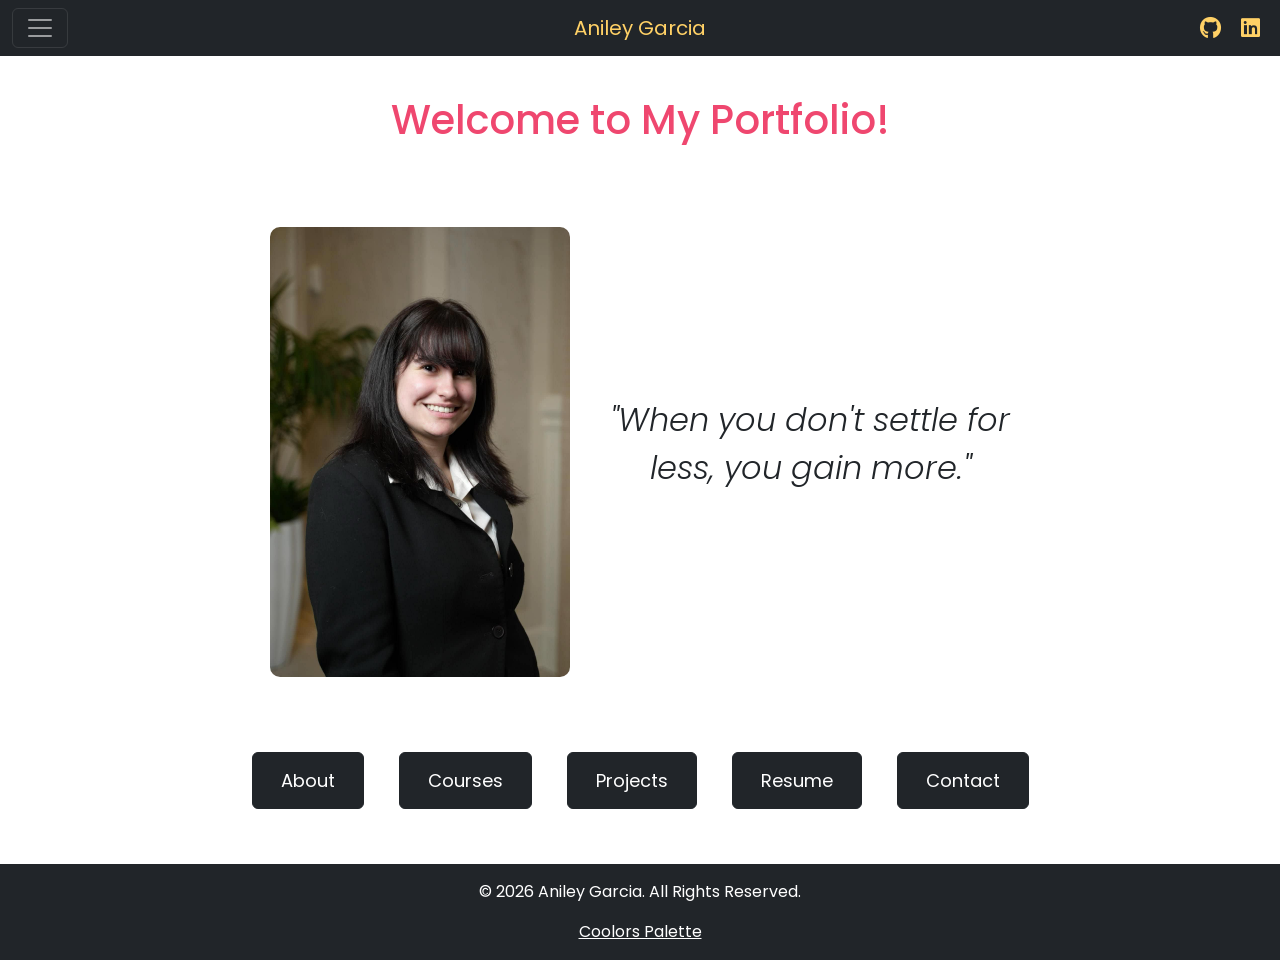
<file: index.html>
<!DOCTYPE html>
<html lang="en">
<head>
    <meta charset="UTF-8">
    <meta name="viewport" content="width=device-width, initial-scale=1.0">
    <title>Home</title>
    <link rel="icon" type="image/x-icon" href="images/favicon/favicon-16x16.png">
    <link href="https://cdn.jsdelivr.net/npm/bootstrap@5.3.8/dist/css/bootstrap.min.css" rel="stylesheet" integrity="sha384-sRIl4kxILFvY47J16cr9ZwB07vP4J8+LH7qKQnuqkuIAvNWLzeN8tE5YBujZqJLB" crossorigin="anonymous">
    <link rel="stylesheet" href="https://cdnjs.cloudflare.com/ajax/libs/font-awesome/6.5.0/css/all.min.css"> <!-- GitHub and LinkedIn icons -->
    <!-- Poppins Font -->
    <link rel="preconnect" href="https://fonts.googleapis.com">
    <link rel="preconnect" href="https://fonts.gstatic.com" crossorigin>
    <link href="https://fonts.googleapis.com/css2?family=Poppins:wght@300;400;500;600;700&display=swap" rel="stylesheet">
    <!-- styles.css -->
    <link rel="stylesheet" href="styles.css">
</head>
<body>
    <nav class="navbar navbar-dark bg-dark fixed-top">
    <div class="container-fluid">

        <!-- Left aligned hamburger menu -->
        <button class="navbar-toggler" type="button" 
            data-bs-toggle="offcanvas" 
            data-bs-target="#offcanvasDarkNavbar"
            aria-controls="offcanvasDarkNavbar" 
            aria-label="Toggle navigation">
        <span class="navbar-toggler-icon"></span>
        </button>

        <!-- Logo -->
        <a class="logo navbar-brand navbar-logo" href="index.html">Aniley Garcia</a>

        <!-- GitHub and LinkedIn icons -->
        <div class="nav-icons">
            <a href="https://github.com/officialciaagent" target="_blank">
                <i class="fab fa-github"></i>
            </a>

            <a href="https://linkedin.com" target="_blank">
                <i class="fab fa-linkedin"></i>
            </a>
        </div>

        <!-- Offcanvas menu opening from left -->
        <div class="offcanvas offcanvas-start text-bg-dark"
            tabindex="-1"
            id="offcanvasDarkNavbar"
            aria-labelledby="offcanvasDarkNavbarLabel">

        <div class="offcanvas-header">
            <button type="button" class="btn-close btn-close-white"
                data-bs-dismiss="offcanvas"
                aria-label="Close"></button>
        </div>

        <div class="offcanvas-body">
            <ul class="navbar-nav justify-content-end flex-grow-1 pe-3">

            <li class="nav-item">
                <a class="nav-link active" href="index.html">Home</a>
            </li>

            <li class="nav-item">
                <a class="nav-link" href="about.html">About</a>
            </li>

            <li class="nav-item">
                <a class="nav-link" href="courses.html">Courses</a>
            </li>

            <li class="nav-item">
                <a class="nav-link" href="projects.html">Projects</a>
            </li>

            <li class="nav-item">
                <a class="nav-link" href="resume.html">Resume</a>
            </li>

            <li class="nav-item">
                <a class="nav-link" href="contact.html">Contact</a>
            </li>

            </ul>
        </div>
        </div>

    </div>
    </nav>

    <h1 class="index-header text-center mt-5 pt-5">Welcome to My Portfolio!</h1>

    <section class="index">
        <img src="images/professional-headshot.jpg" alt="Aniley Garcia's professional headshot. She has black hair with bangs and is wearing a black blazer with a white button-up underneath." class="index-img">

        <div class="index-text">
            <p class="index-quote">
                "When you don't settle for less, you gain more."
             </p>
        </div>
    </section>

    <!-- Navigation buttons -->
    <div class="index-buttons">
        <a href="about.html" class="btn btn-dark">About</a>
        <a href="courses.html" class="btn btn-dark">Courses</a>
        <a href="projects.html" class="btn btn-dark">Projects</a>
        <a href="resume.html" class="btn btn-dark">Resume</a>
        <a href="contact.html" class="btn btn-dark">Contact</a>
    </div>

    <footer class="bg-dark text-white text-center py-3">
        <p>&copy; 2026 Aniley Garcia. All Rights Reserved.</p>
        <!-- I didn't like the blue clickable text, so I changed it to white. Plus, .css won't apply to my footer for some reason. -->
        <a href="https://coolors.co/ef476f-ffd166-ffffff-06d6a0-212529" style="color:#ffffff" target="_blank">Coolors Palette</a>
    </footer>

    <script src="https://cdn.jsdelivr.net/npm/bootstrap@5.3.8/dist/js/bootstrap.bundle.min.js" integrity="sha384-FKyoEForCGlyvwx9Hj09JcYn3nv7wiPVlz7YYwJrWVcXK/BmnVDxM+D2scQbITxI" crossorigin="anonymous"></script>
</body>
</html>
</file>
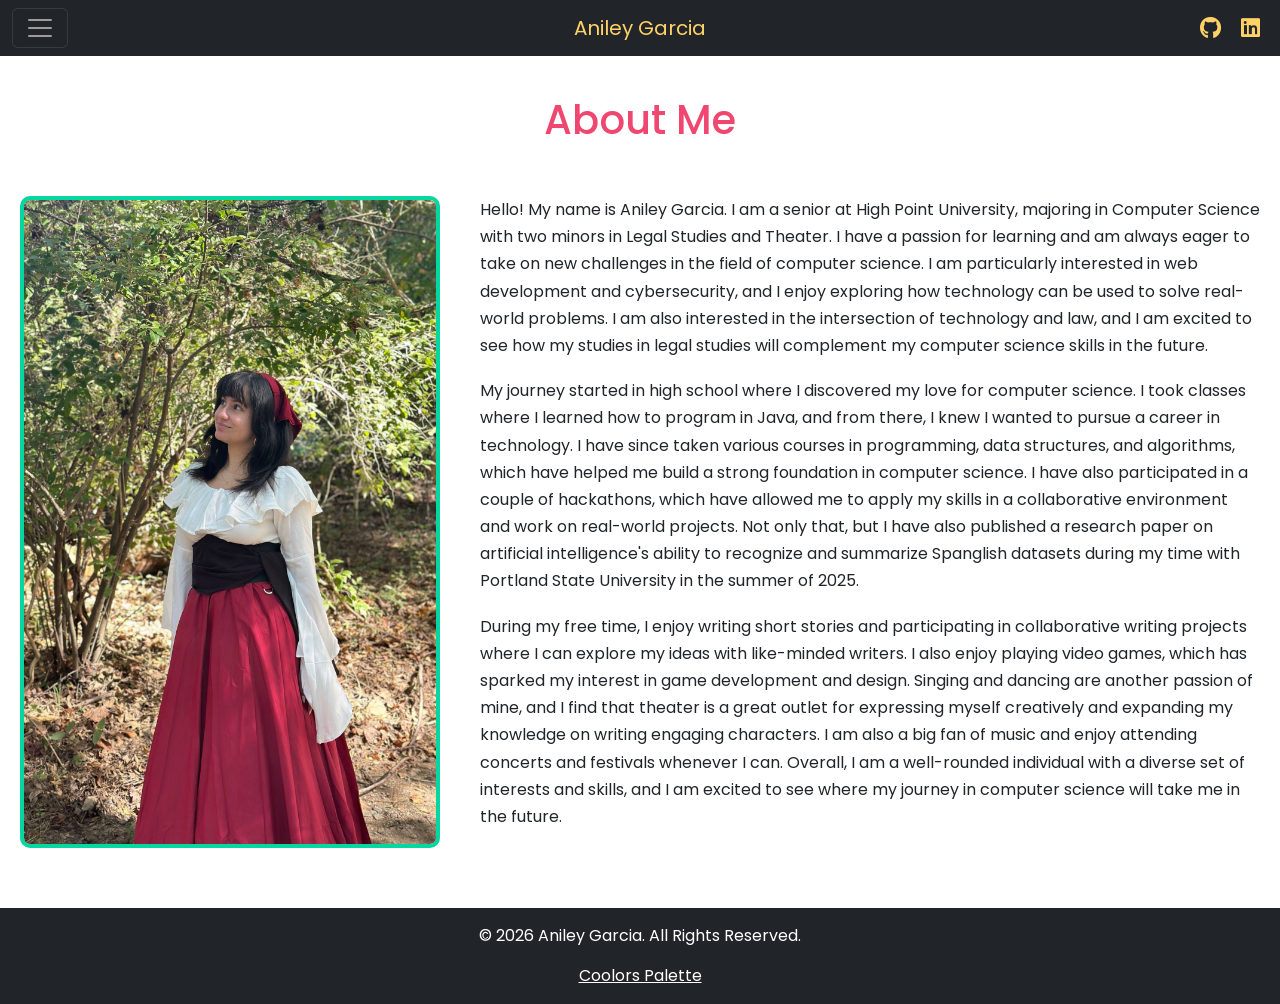
<file: about.html>
<!DOCTYPE html>
<html lang="en">
<head>
    <meta charset="UTF-8">
    <meta name="viewport" content="width=device-width, initial-scale=1.0">
    <title>About Me</title>
    <link rel="icon" type="image/x-icon" href="images/favicon/favicon-16x16.png">
    <link href="https://cdn.jsdelivr.net/npm/bootstrap@5.3.8/dist/css/bootstrap.min.css" rel="stylesheet" integrity="sha384-sRIl4kxILFvY47J16cr9ZwB07vP4J8+LH7qKQnuqkuIAvNWLzeN8tE5YBujZqJLB" crossorigin="anonymous">
    <link rel="stylesheet" href="https://cdnjs.cloudflare.com/ajax/libs/font-awesome/6.5.0/css/all.min.css"> <!-- GitHub and LinkedIn icons --> 
    <!-- Poppins Font-->
    <link rel="preconnect" href="https://fonts.googleapis.com">
    <link rel="preconnect" href="https://fonts.gstatic.com" crossorigin>
    <link href="https://fonts.googleapis.com/css2?family=Poppins:wght@300;400;500;600;700&display=swap" rel="stylesheet">
    <!-- styles.css -->   
    <link rel="stylesheet" href="styles.css">
</head>
<body>
    <nav class="navbar navbar-dark bg-dark fixed-top">
    <div class="container-fluid">

        <!-- Left aligned hamburger menu -->
        <button class="navbar-toggler" type="button" 
            data-bs-toggle="offcanvas" 
            data-bs-target="#offcanvasDarkNavbar"
            aria-controls="offcanvasDarkNavbar" 
            aria-label="Toggle navigation">
        <span class="navbar-toggler-icon"></span>
        </button>

        <!-- Logo -->
        <a class="logo navbar-brand navbar-logo" href="index.html">Aniley Garcia</a>

        <!-- GitHub and LinkedIn icons -->
        <div class="nav-icons">
            <a href="https://github.com/officialciaagent" target="_blank">
                <i class="fab fa-github"></i>
            </a>

            <a href="https://linkedin.com" target="_blank">
                <i class="fab fa-linkedin"></i>
            </a>
        </div>

        <!-- Offcanvas menu opening from left -->
        <div class="offcanvas offcanvas-start text-bg-dark"
            tabindex="-1"
            id="offcanvasDarkNavbar"
            aria-labelledby="offcanvasDarkNavbarLabel">

        <div class="offcanvas-header">
            <button type="button" class="btn-close btn-close-white"
                data-bs-dismiss="offcanvas"
                aria-label="Close"></button>
        </div>

        <div class="offcanvas-body">
            <ul class="navbar-nav justify-content-end flex-grow-1 pe-3">

            <li class="nav-item">
                <a class="nav-link active" href="index.html">Home</a>
            </li>

            <li class="nav-item">
                <a class="nav-link" href="about.html">About</a>
            </li>

            <li class="nav-item">
                <a class="nav-link" href="courses.html">Courses</a>
            </li>

            <li class="nav-item">
                <a class="nav-link" href="projects.html">Projects</a>
            </li>

            <li class="nav-item">
                <a class="nav-link" href="resume.html">Resume</a>
            </li>

            <li class="nav-item">
                <a class="nav-link" href="contact.html">Contact</a>
            </li>

            </ul>
        </div>
        </div>

    </div>
    </nav>

    <h1 class="about-header text-center mt-5 pt-5">About Me</h1><br>

    <section class="about-me-section">
        <div class="about-me-layout">
            <div class="about-me-img-wrap">
                <img src="images/about-me.jpg" class="about-me-img" alt="Aniley Garcia standing in a forest dressed as a pirate. She has black hair with bangs and is wearing a white blouse with a long red skirt.">
            </div>
            <div class="about-me-text">
                <p>
                    Hello! My name is Aniley Garcia. I am a senior at High Point University, majoring in Computer Science with two minors in Legal Studies and Theater.
                    I have a passion for learning and am always eager to take on new challenges in the field of computer science.
                    I am particularly interested in web development and cybersecurity, and I enjoy exploring how technology can be used to solve real-world problems.
                    I am also interested in the intersection of technology and law, and I am excited to see how my studies in legal studies will complement my computer science skills in the future.
                </p>

                <p>
                    My journey started in high school where I discovered my love for computer science. I took classes where I learned how to program in Java,
                    and from there, I knew I wanted to pursue a career in technology. I have since taken various courses in programming, data structures, and algorithms,
                    which have helped me build a strong foundation in computer science. I have also participated in a couple of hackathons, which have
                    allowed me to apply my skills in a collaborative environment and work on real-world projects. Not only that, but I have also published a research paper
                    on artificial intelligence's ability to recognize and summarize Spanglish datasets during my time with Portland State University in the summer of 2025.
                </p>

                <p>
                    During my free time, I enjoy writing short stories and participating in collaborative writing projects where I can explore my ideas with
                    like-minded writers. I also enjoy playing video games, which has sparked my interest in game development and design. Singing and dancing
                    are another passion of mine, and I find that theater is a great outlet for expressing myself creatively and expanding my knowledge on
                    writing engaging characters. I am also a big fan of music and enjoy attending concerts and festivals whenever I can. Overall, I am a
                    well-rounded individual with a diverse set of interests and skills, and I am excited to see where my journey in computer science will
                    take me in the future.
                </p>
            </div>
        </div>
    </section>

    <footer class="bg-dark text-white text-center py-3">
        <p>&copy; 2026 Aniley Garcia. All Rights Reserved.</p>
        <a href="https://coolors.co/ef476f-ffd166-ffffff-06d6a0-212529" style="color:#ffffff" target="_blank">Coolors Palette</a>
    </footer>

    <script src="https://cdn.jsdelivr.net/npm/bootstrap@5.3.8/dist/js/bootstrap.bundle.min.js" integrity="sha384-FKyoEForCGlyvwx9Hj09JcYn3nv7wiPVlz7YYwJrWVcXK/BmnVDxM+D2scQbITxI" crossorigin="anonymous"></script>
</body>
</html>
</file>
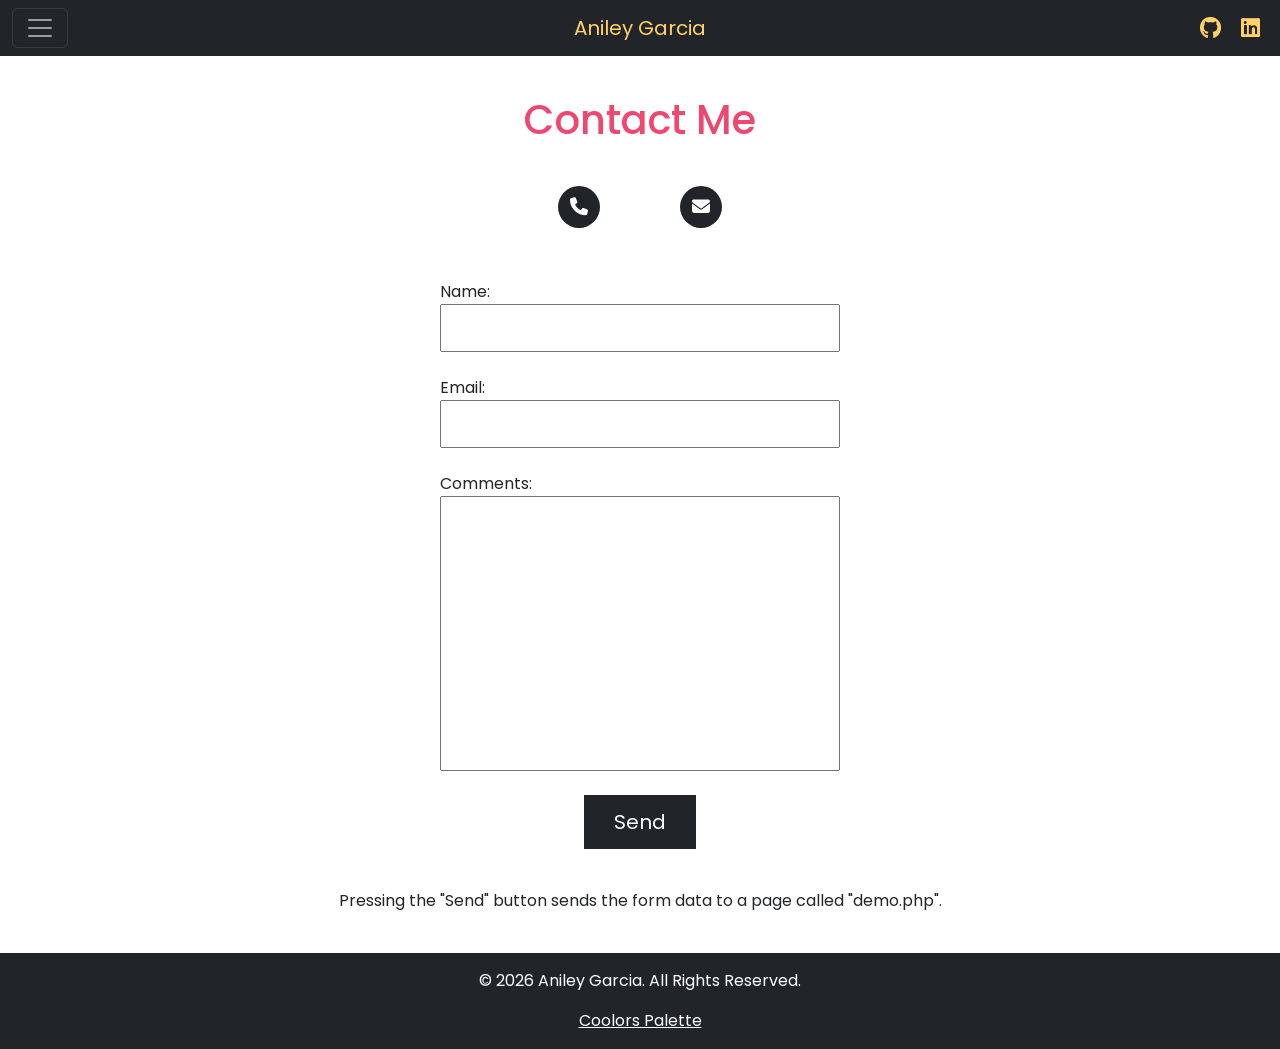
<file: contact.html>
<!DOCTYPE html>
<html lang="en">
<head>
    <meta charset="UTF-8">
    <meta name="viewport" content="width=device-width, initial-scale=1.0">
    <title>Contact Me</title>
    <link rel="icon" type="image/x-icon" href="images/favicon/favicon-16x16.png">
    <link href="https://cdn.jsdelivr.net/npm/bootstrap@5.3.8/dist/css/bootstrap.min.css" rel="stylesheet" integrity="sha384-sRIl4kxILFvY47J16cr9ZwB07vP4J8+LH7qKQnuqkuIAvNWLzeN8tE5YBujZqJLB" crossorigin="anonymous">
    <link rel="stylesheet" href="https://cdnjs.cloudflare.com/ajax/libs/font-awesome/6.5.0/css/all.min.css"> <!-- GitHub and LinkedIn icons -->    
    <!-- Poppins Font-->
    <link rel="preconnect" href="https://fonts.googleapis.com">
    <link rel="preconnect" href="https://fonts.gstatic.com" crossorigin>
    <link href="https://fonts.googleapis.com/css2?family=Poppins:wght@300;400;500;600;700&display=swap" rel="stylesheet">
    <!-- styles.css -->
    <link rel="stylesheet" href="styles.css">
</head>
<body>
    <nav class="navbar navbar-dark bg-dark fixed-top">
    <div class="container-fluid">

        <!-- Left aligned hamburger menu -->
        <button class="navbar-toggler" type="button" 
            data-bs-toggle="offcanvas" 
            data-bs-target="#offcanvasDarkNavbar"
            aria-controls="offcanvasDarkNavbar" 
            aria-label="Toggle navigation">
        <span class="navbar-toggler-icon"></span>
        </button>

        <!-- Logo -->
        <a class="logo navbar-brand navbar-logo" href="index.html">Aniley Garcia</a>

        <!-- GitHub and LinkedIn icons -->
        <div class="nav-icons">
            <a href="https://github.com/officialciaagent" target="_blank">
                <i class="fab fa-github"></i>
            </a>

            <a href="https://linkedin.com" target="_blank">
                <i class="fab fa-linkedin"></i>
            </a>
        </div>

        <!-- Offcanvas menu opening from left -->
        <div class="offcanvas offcanvas-start text-bg-dark"
            tabindex="-1"
            id="offcanvasDarkNavbar"
            aria-labelledby="offcanvasDarkNavbarLabel">

        <div class="offcanvas-header">
            <button type="button" class="btn-close btn-close-white"
                data-bs-dismiss="offcanvas"
                aria-label="Close"></button>
        </div>

        <div class="offcanvas-body">
            <ul class="navbar-nav justify-content-end flex-grow-1 pe-3">

            <li class="nav-item">
                <a class="nav-link active" href="index.html">Home</a>
            </li>

            <li class="nav-item">
                <a class="nav-link" href="about.html">About</a>
            </li>

            <li class="nav-item">
                <a class="nav-link" href="courses.html">Courses</a>
            </li>

            <li class="nav-item">
                <a class="nav-link" href="projects.html">Projects</a>
            </li>

            <li class="nav-item">
                <a class="nav-link" href="resume.html">Resume</a>
            </li>

            <li class="nav-item">
                <a class="nav-link" href="contact.html">Contact</a>
            </li>

            </ul>
        </div>
        </div>

    </div>
    </nav>

    <h1 class="contact-header text-center mt-5 pt-5">Contact Me</h1>

    <div class="contact-info">
        <a href="tel:7027826607" class="contact-item">
            <i class="fas fa-phone"></i>
        </a>

        <a href="mailto:aniley2005@gmail.com" class="contact-item">
            <i class="fas fa-envelope"></i>
        </a>
    </div>

    <!-- Contact form; obtained in-class-->
    <div class="contact-container">
        <form class="contact-form" method="post" action="https://webdevbasics.net/scripts/demo.php">
            
            <label for="myName">Name:</label><br>
            <input type="text" name="myName"><br><br>

            <label for="myEmail">Email:</label><br>
            <input type="email" name="myEmail" required><br><br>

            <label for="myComments">Comments:</label><br>
            <input type="textarea" name="myComments" required><br><br>

            <input type="submit" value="Send" class="send-btn">
        </form>

        <p class="contact-bottom">Pressing the "Send" button sends the form data to a page called "demo.php".</p>
    </div>

    <footer class="bg-dark text-white text-center py-3">
        <p>&copy; 2026 Aniley Garcia. All Rights Reserved.</p>
        <a href="https://coolors.co/ef476f-ffd166-ffffff-06d6a0-212529" style="color:#ffffff" target="_blank">Coolors Palette</a>
    </footer>

    <script src="https://cdn.jsdelivr.net/npm/bootstrap@5.3.8/dist/js/bootstrap.bundle.min.js" integrity="sha384-FKyoEForCGlyvwx9Hj09JcYn3nv7wiPVlz7YYwJrWVcXK/BmnVDxM+D2scQbITxI" crossorigin="anonymous"></script>
</body>
</html>
</file>
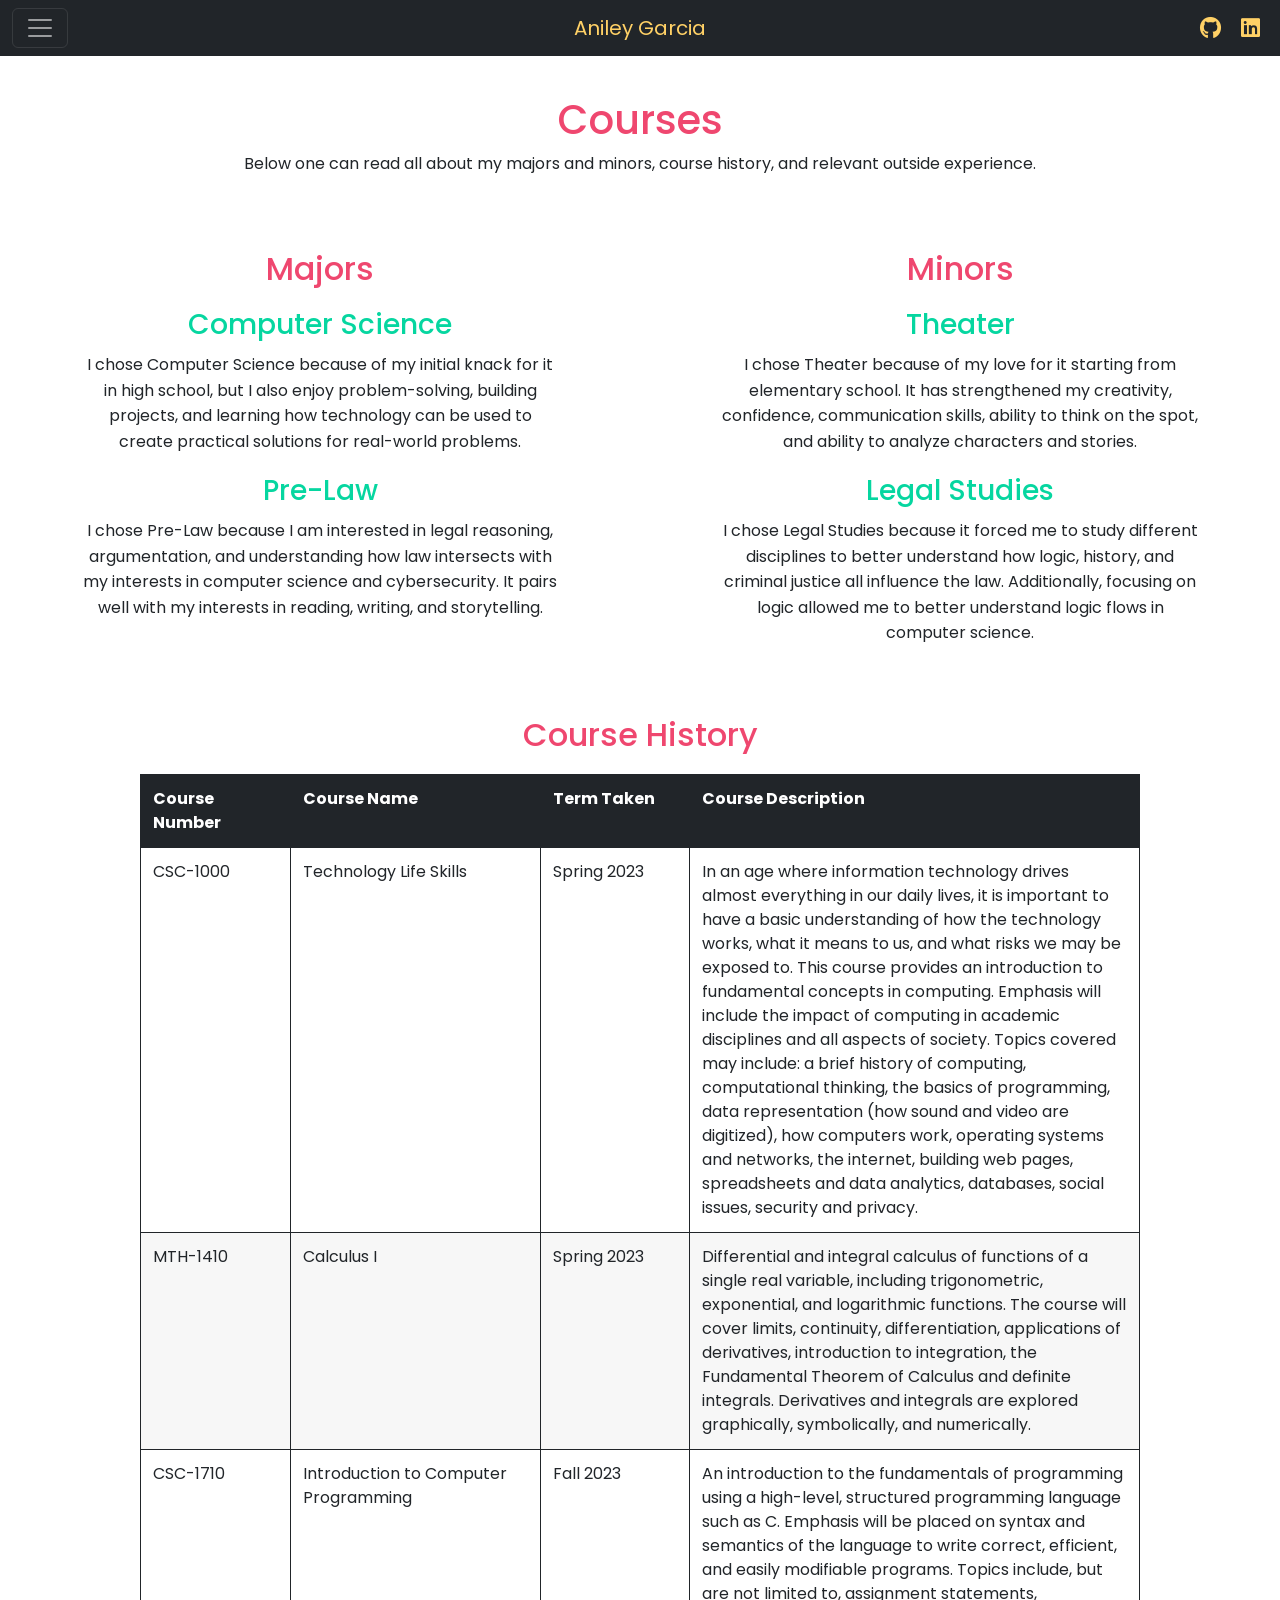
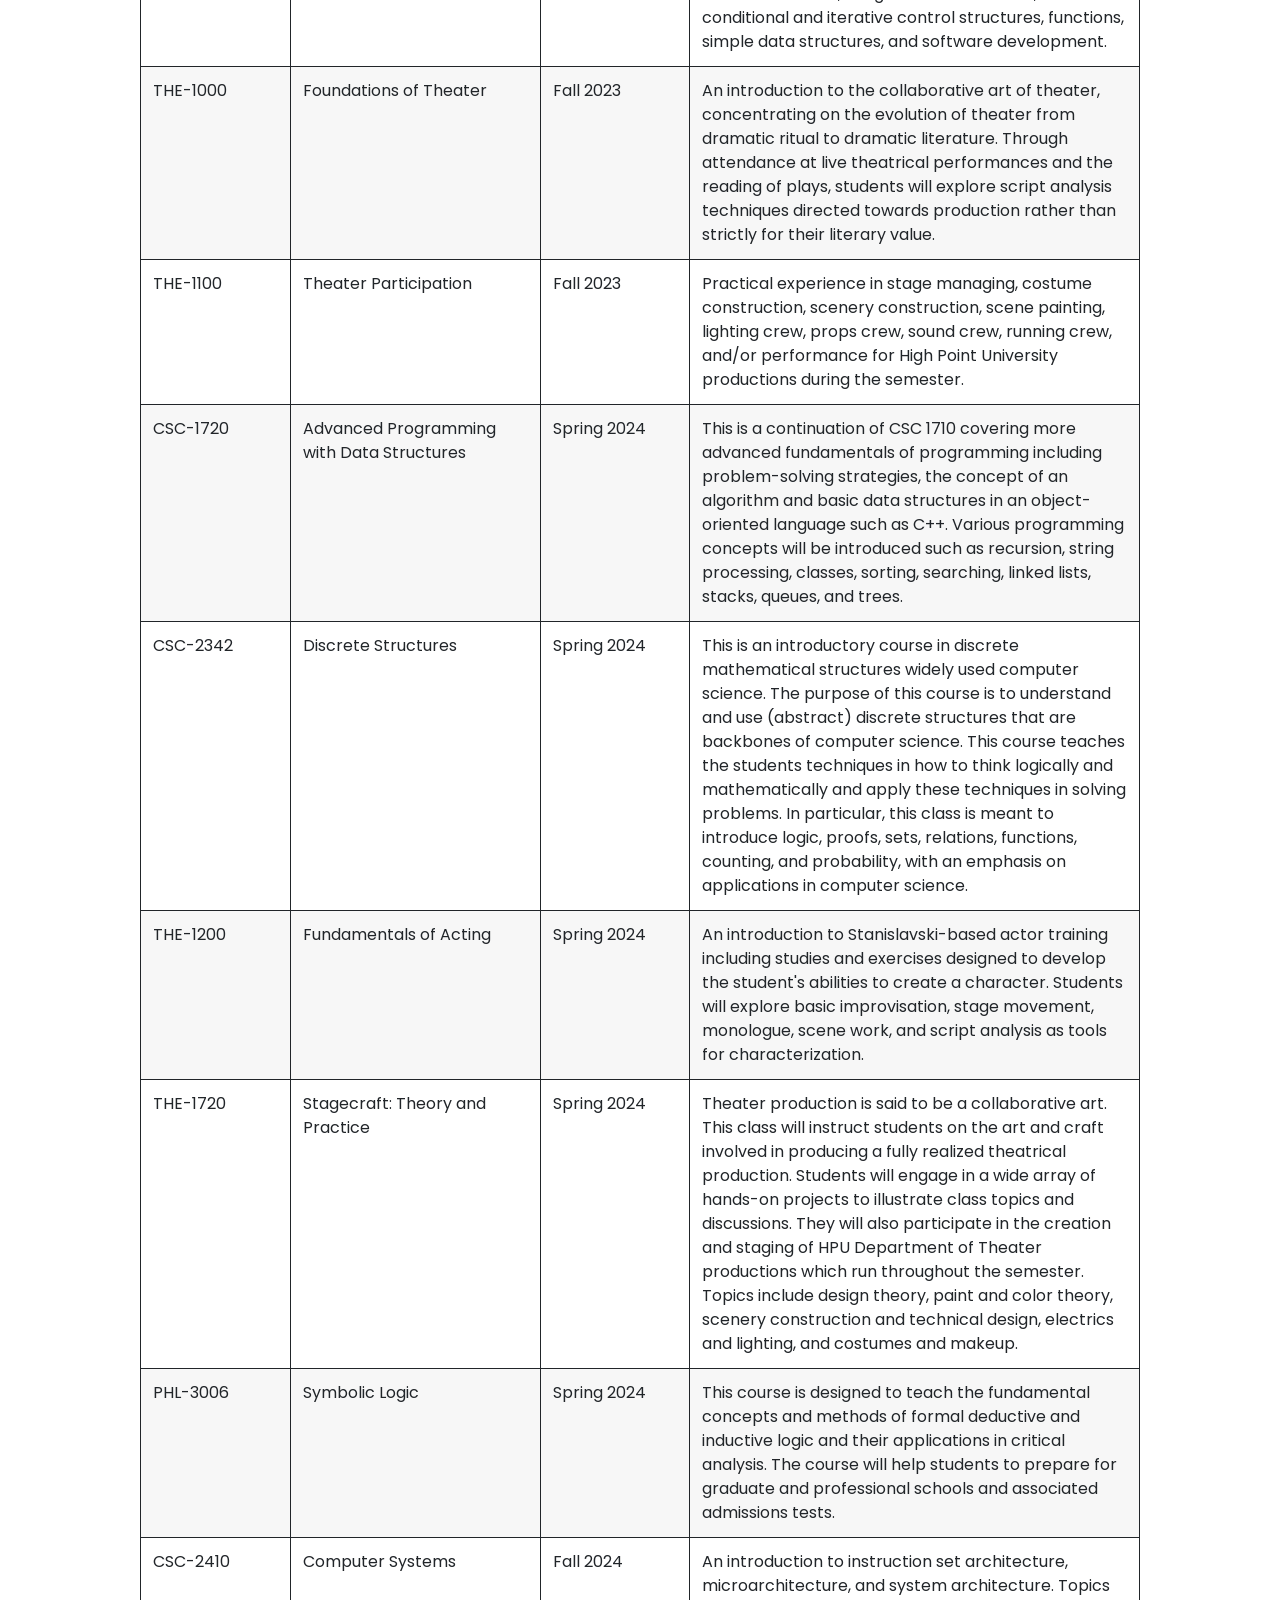
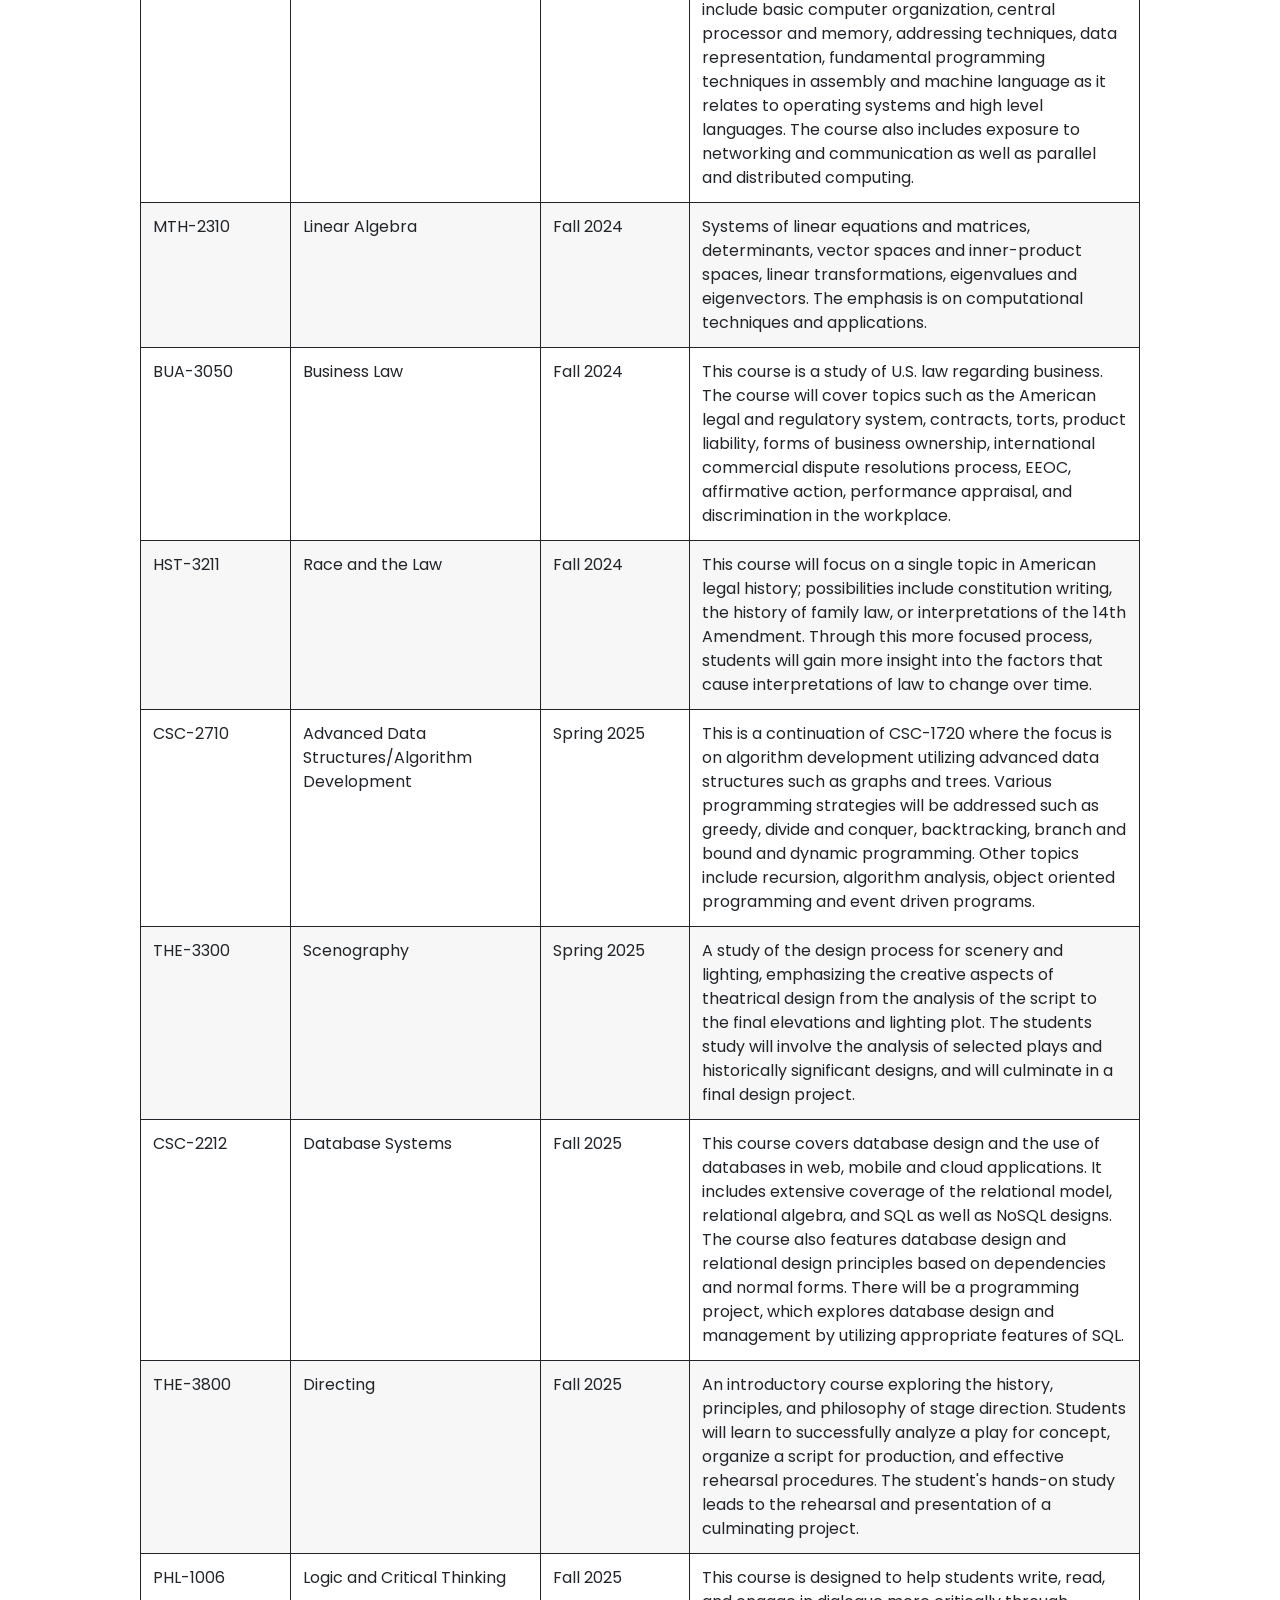
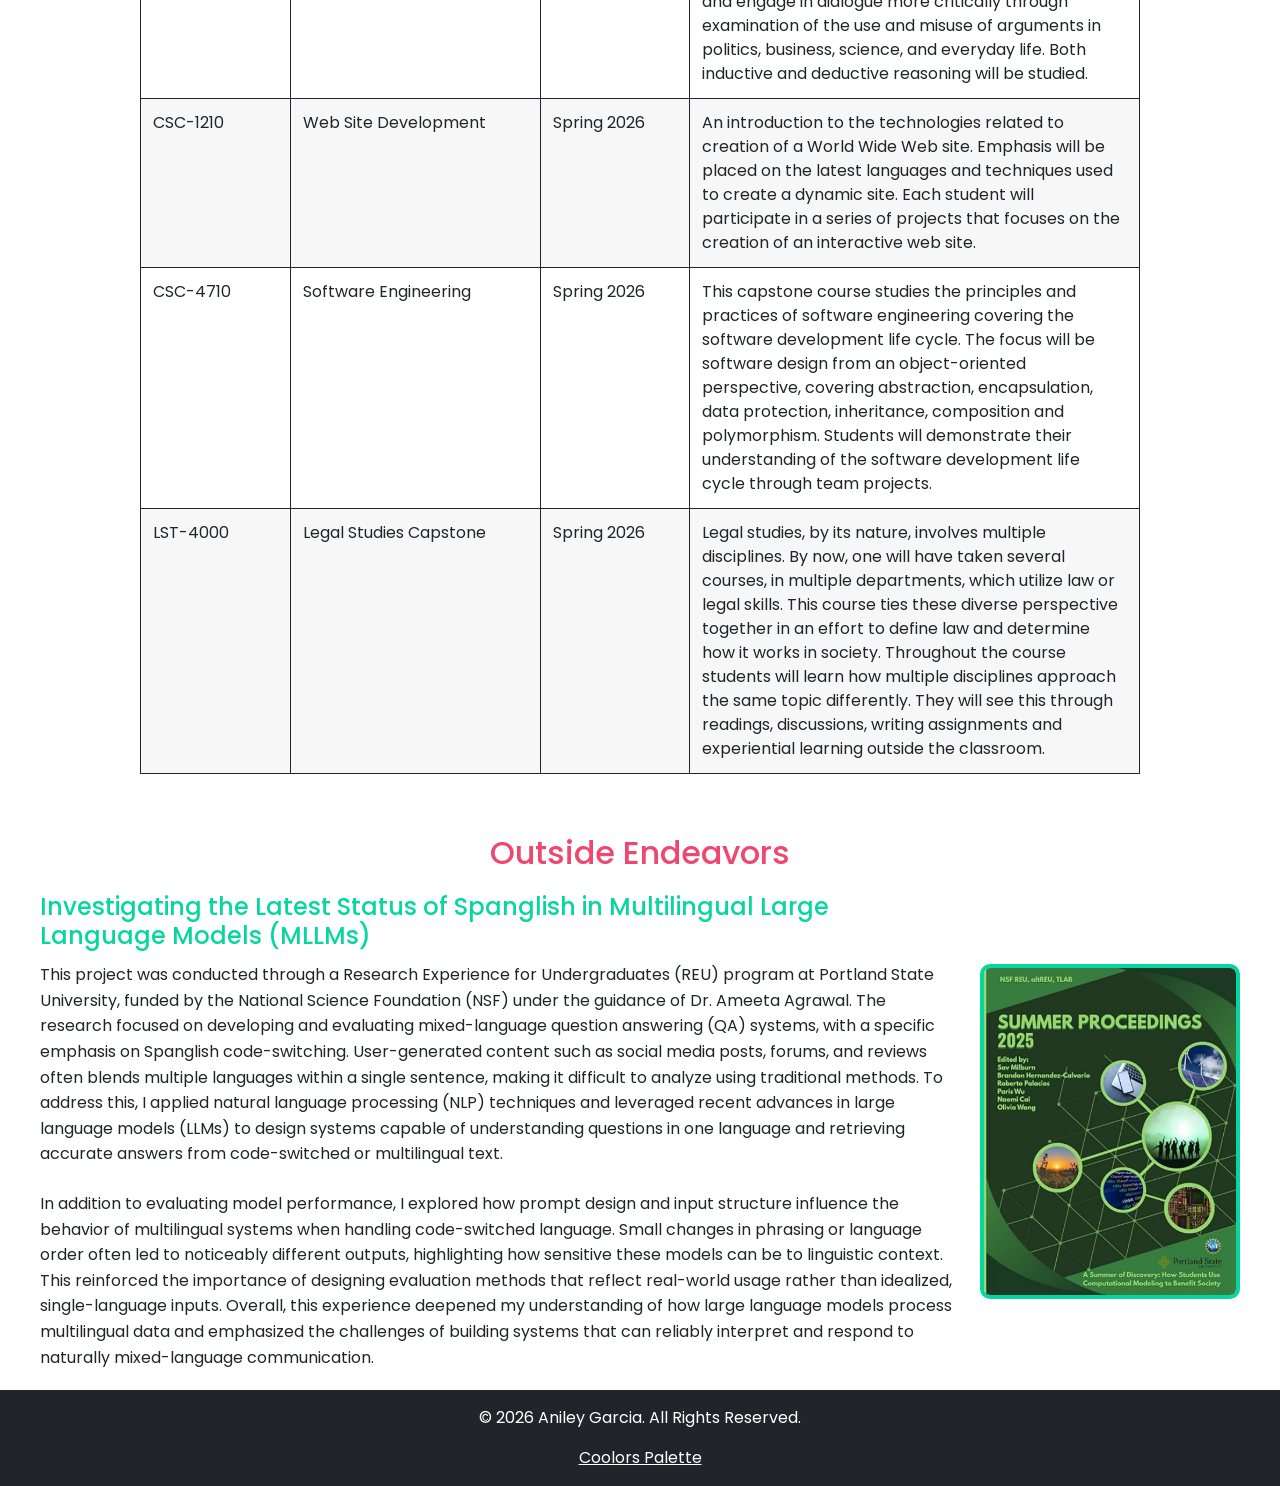
<file: courses.html>
<!DOCTYPE html>
<html lang="en">
<head>
    <meta charset="UTF-8">
    <meta name="viewport" content="width=device-width, initial-scale=1.0">
    <title>Courses</title>
    <link rel="icon" type="image/x-icon" href="images/favicon/favicon-16x16.png">
    <link href="https://cdn.jsdelivr.net/npm/bootstrap@5.3.8/dist/css/bootstrap.min.css" rel="stylesheet" integrity="sha384-sRIl4kxILFvY47J16cr9ZwB07vP4J8+LH7qKQnuqkuIAvNWLzeN8tE5YBujZqJLB" crossorigin="anonymous">
    <link rel="stylesheet" href="https://cdnjs.cloudflare.com/ajax/libs/font-awesome/6.5.0/css/all.min.css"> <!-- GitHub and LinkedIn icons --> 
    <!-- Poppins Font-->
    <link rel="preconnect" href="https://fonts.googleapis.com">
    <link rel="preconnect" href="https://fonts.gstatic.com" crossorigin>
    <link href="https://fonts.googleapis.com/css2?family=Poppins:wght@300;400;500;600;700&display=swap" rel="stylesheet">
    <!-- styles.css -->  
    <link rel="stylesheet" href="styles.css">
</head>
<body>
    <nav class="navbar navbar-dark bg-dark fixed-top">
    <div class="container-fluid">

        <!-- Left aligned hamburger menu -->
        <button class="navbar-toggler" type="button" 
            data-bs-toggle="offcanvas" 
            data-bs-target="#offcanvasDarkNavbar"
            aria-controls="offcanvasDarkNavbar" 
            aria-label="Toggle navigation">
        <span class="navbar-toggler-icon"></span>
        </button>

        <!-- Logo -->
        <a class="logo navbar-brand navbar-logo" href="index.html">Aniley Garcia</a>

        <!-- GitHub and LinkedIn icons -->
        <div class="nav-icons">
            <a href="https://github.com/officialciaagent" target="_blank">
                <i class="fab fa-github"></i>
            </a>

            <a href="https://linkedin.com" target="_blank">
                <i class="fab fa-linkedin"></i>
            </a>
        </div>

        <!-- Offcanvas menu opening from left -->
        <div class="offcanvas offcanvas-start text-bg-dark"
            tabindex="-1"
            id="offcanvasDarkNavbar"
            aria-labelledby="offcanvasDarkNavbarLabel">

        <div class="offcanvas-header">
            <button type="button" class="btn-close btn-close-white"
                data-bs-dismiss="offcanvas"
                aria-label="Close"></button>
        </div>

        <div class="offcanvas-body">
            <ul class="navbar-nav justify-content-end flex-grow-1 pe-3">

            <li class="nav-item">
                <a class="nav-link active" href="index.html">Home</a>
            </li>

            <li class="nav-item">
                <a class="nav-link" href="about.html">About</a>
            </li>

            <li class="nav-item">
                <a class="nav-link" href="courses.html">Courses</a>
            </li>

            <li class="nav-item">
                <a class="nav-link" href="projects.html">Projects</a>
            </li>

            <li class="nav-item">
                <a class="nav-link" href="resume.html">Resume</a>
            </li>

            <li class="nav-item">
                <a class="nav-link" href="contact.html">Contact</a>
            </li>

            </ul>
        </div>
        </div>

    </div>
    </nav>

    <br><br><h1 class="courses-header text-center mt-5">Courses</h1>
    <p class="text-center">Below one can read all about my majors and minors, course history, and relevant outside experience.</p>

    <section class="majors-minors">
        <div class="majors container text-center mt-4">
            <h2>Majors</h2>

            <div class="major-one">
                <h3>Computer Science</h3>
                <p>
                    I chose Computer Science because of my initial knack for it in high school, but I also enjoy problem-solving, building projects,
                    and learning how technology can be used to create practical solutions for real-world problems.
                </p>
            </div>

            <div class="major-two">
                <h3>Pre-Law</h3>
                <p>
                    I chose Pre-Law because I am interested in legal reasoning, argumentation,
                    and understanding how law intersects with my interests in computer science and cybersecurity.
                    It pairs well with my interests in reading, writing, and storytelling.
                </p>
            </div>
        </div>

        <div class="minors container text-center mt-4">
            <h2>Minors</h2>

            <div class="minor-one">
                <h3>Theater</h3>
                <p>
                    I chose Theater because of my love for it starting from elementary school. It has strengthened my creativity, confidence,
                    communication skills, ability to think on the spot, and ability to analyze characters and stories.
                </p>
            </div>

            <div class="minor-two">
                <h3>Legal Studies</h3>
                <p>
                    I chose Legal Studies because it forced me to study different disciplines to better understand how logic, history,
                    and criminal justice all influence the law. Additionally, focusing on logic allowed me to better understand logic flows in computer science.
                </p>
            </div>
        </div>
    </section>

    <section class="courses">
        <h2 class="text-center">Course History</h2>

        <div class="courses-table-div">
            <table class="courses-table">
                <thead>
                    <tr>
                        <th class="course-number">Course Number</th>
                        <th class="course-name">Course Name</th>
                        <th class="course-term">Term Taken</th>
                        <th class="course-description">Course Description</th>
                    </tr>
                </thead>
                <tbody>
                    <tr>
                        <td>CSC-1000</td>
                        <td>Technology Life Skills</td>
                        <td>Spring 2023</td>
                        <td>
                            In an age where information technology drives almost everything in our daily lives, it is important to have a 
                            basic understanding of how the technology works, what it means to us, and what risks we may be exposed to. 
                            This course provides an introduction to fundamental concepts in computing. Emphasis will include the impact of 
                            computing in academic disciplines and all aspects of society. Topics covered may include: a brief history of computing, 
                            computational thinking, the basics of programming, data representation (how sound and video are digitized), 
                            how computers work, operating systems and networks, the internet, building web pages, spreadsheets and data analytics, 
                            databases, social issues, security and privacy.
                        </td>
                    </tr>
                    <tr>
                        <td>MTH-1410</td>
                        <td>Calculus I</td>
                        <td>Spring 2023</td>
                        <td>
                            Differential and integral calculus of functions of a single real variable, including trigonometric, exponential, 
                            and logarithmic functions. The course will cover limits, continuity, differentiation, applications of derivatives, 
                            introduction to integration, the Fundamental Theorem of Calculus and definite integrals. Derivatives and integrals 
                            are explored graphically, symbolically, and numerically.
                        </td>
                    </tr>
                    <tr>
                        <td>CSC-1710</td>
                        <td>Introduction to Computer Programming</td>
                        <td>Fall 2023</td>
                        <td>
                            An introduction to the fundamentals of programming using a high-level, structured programming language such as C. 
                            Emphasis will be placed on syntax and semantics of the language to write correct, efficient, and easily modifiable programs. 
                            Topics include, but are not limited to, assignment statements, conditional and iterative control structures, functions, 
                            simple data structures, and software development.
                        </td>
                    </tr>
                    <tr>
                        <td>THE-1000</td>
                        <td>Foundations of Theater</td>
                        <td>Fall 2023</td>
                        <td>
                            An introduction to the collaborative art of theater, concentrating on the evolution of theater from dramatic ritual 
                            to dramatic literature. Through attendance at live theatrical performances and the reading of plays, students will 
                            explore script analysis techniques directed towards production rather than strictly for their literary value.
                        </td>
                    </tr>
                    <tr>
                        <td>THE-1100</td>
                        <td>Theater Participation</td>
                        <td>Fall 2023</td>
                        <td>
                            Practical experience in stage managing, costume construction, scenery construction, scene painting, lighting crew, 
                            props crew, sound crew, running crew, and/or performance for High Point University productions during the semester.
                        </td>
                    </tr>
                    <tr>
                        <td>CSC-1720</td>
                        <td>Advanced Programming with Data Structures</td>
                        <td>Spring 2024</td>
                        <td>
                            This is a continuation of CSC 1710 covering more advanced fundamentals of programming including problem-solving strategies, 
                            the concept of an algorithm and basic data structures in an object-oriented language such as C++. Various programming 
                            concepts will be introduced such as recursion, string processing, classes, sorting, searching, linked lists, stacks, queues, 
                            and trees.
                        </td>
                    </tr>
                    <tr>
                        <td>CSC-2342</td>
                        <td>Discrete Structures</td>
                        <td>Spring 2024</td>
                        <td>
                            This is an introductory course in discrete mathematical structures widely used computer science. The purpose of this 
                            course is to understand and use (abstract) discrete structures that are backbones of computer science. This course 
                            teaches the students techniques in how to think logically and mathematically and apply these techniques in solving problems. 
                            In particular, this class is meant to introduce logic, proofs, sets, relations, functions, counting, and probability, with an 
                            emphasis on applications in computer science.
                        </td>
                    </tr>
                    <tr>
                        <td>THE-1200</td>
                        <td>Fundamentals of Acting</td>
                        <td>Spring 2024</td>
                        <td>
                            An introduction to Stanislavski-based actor training including studies and exercises designed to develop the student's 
                            abilities to create a character. Students will explore basic improvisation, stage movement, monologue, scene work, and 
                            script analysis as tools for characterization.
                        </td>
                    </tr>
                    <tr>
                        <td>THE-1720</td>
                        <td>Stagecraft: Theory and Practice</td>
                        <td>Spring 2024</td>
                        <td>
                            Theater production is said to be a collaborative art. This class will instruct students on the art and craft involved 
                            in producing a fully realized theatrical production. Students will engage in a wide array of hands-on projects to illustrate 
                            class topics and discussions. They will also participate in the creation and staging of HPU Department of Theater productions 
                            which run throughout the semester. Topics include design theory, paint and color theory, scenery construction and technical 
                            design, electrics and lighting, and costumes and makeup.
                        </td>
                    </tr>
                    <tr>
                        <td>PHL-3006</td>
                        <td>Symbolic Logic</td>
                        <td>Spring 2024</td>
                        <td>
                            This course is designed to teach the fundamental concepts and methods of formal deductive and inductive logic and their 
                            applications in critical analysis. The course will help students to prepare for graduate and professional schools and 
                            associated admissions tests.
                        </td>
                    </tr>
                    <tr>
                        <td>CSC-2410</td>
                        <td>Computer Systems</td>
                        <td>Fall 2024</td>
                        <td>
                            An introduction to instruction set architecture, microarchitecture, and system architecture. Topics include basic 
                            computer organization, central processor and memory, addressing techniques, data representation, fundamental programming 
                            techniques in assembly and machine language as it relates to operating systems and high level languages. The course also 
                            includes exposure to networking and communication as well as parallel and distributed computing.
                        </td>
                    </tr>
                    <tr>
                        <td>MTH-2310</td>
                        <td>Linear Algebra</td>
                        <td>Fall 2024</td>
                        <td>
                            Systems of linear equations and matrices, determinants, vector spaces and inner-product spaces, linear transformations, 
                            eigenvalues and eigenvectors. The emphasis is on computational techniques and applications.
                        </td>
                    </tr>
                    <tr>
                        <td>BUA-3050</td>
                        <td>Business Law</td>
                        <td>Fall 2024</td>
                        <td>
                            This course is a study of U.S. law regarding business. The course will cover topics such as the American legal and 
                            regulatory system, contracts, torts, product liability, forms of business ownership, international commercial dispute 
                            resolutions process, EEOC, affirmative action, performance appraisal, and discrimination in the workplace.
                        </td>
                    </tr>
                    <tr>
                        <td>HST-3211</td>
                        <td>Race and the Law</td>
                        <td>Fall 2024</td>
                        <td>
                            This course will focus on a single topic in American legal history; possibilities include constitution writing, the history 
                            of family law, or interpretations of the 14th Amendment. Through this more focused process, students will gain more insight 
                            into the factors that cause interpretations of law to change over time.
                        </td>
                    </tr>
                    <tr>
                        <td>CSC-2710</td>
                        <td>Advanced Data Structures/Algorithm Development</td>
                        <td>Spring 2025</td>
                        <td>
                            This is a continuation of CSC-1720 where the focus is on algorithm development utilizing advanced data structures such as 
                            graphs and trees. Various programming strategies will be addressed such as greedy, divide and conquer, backtracking, branch 
                            and bound and dynamic programming. Other topics include recursion, algorithm analysis, object oriented programming and event 
                            driven programs.
                        </td>
                    </tr>
                    <tr>
                        <td>THE-3300</td>
                        <td>Scenography</td>
                        <td>Spring 2025</td>
                        <td>
                            A study of the design process for scenery and lighting, emphasizing the creative aspects of theatrical design from the 
                            analysis of the script to the final elevations and lighting plot. The students study will involve the analysis of selected 
                            plays and historically significant designs, and will culminate in a final design project.
                        </td>
                    </tr>
                    <tr>
                        <td>CSC-2212</td>
                        <td>Database Systems</td>
                        <td>Fall 2025</td>
                        <td>
                            This course covers database design and the use of databases in web, mobile and cloud applications. It includes extensive 
                            coverage of the relational model, relational algebra, and SQL as well as NoSQL designs. The course also features database 
                            design and relational design principles based on dependencies and normal forms. There will be a programming project, which 
                            explores database design and management by utilizing appropriate features of SQL.
                        </td>
                    </tr>
                    <tr>
                        <td>THE-3800</td>
                        <td>Directing</td>
                        <td>Fall 2025</td>
                        <td>
                            An introductory course exploring the history, principles, and philosophy of stage direction. Students will learn to 
                            successfully analyze a play for concept, organize a script for production, and effective rehearsal procedures. The student's 
                            hands-on study leads to the rehearsal and presentation of a culminating project.
                        </td>
                    </tr>
                    <tr>
                        <td>PHL-1006</td>
                        <td>Logic and Critical Thinking</td>
                        <td>Fall 2025</td>
                        <td>
                            This course is designed to help students write, read, and engage in dialogue more critically through examination of the use 
                            and misuse of arguments in politics, business, science, and everyday life. Both inductive and deductive reasoning will be 
                            studied.
                        </td>
                    </tr>
                    <tr>
                        <td>CSC-1210</td>
                        <td>Web Site Development</td>
                        <td>Spring 2026</td>
                        <td>
                            An introduction to the technologies related to creation of a World Wide Web site. Emphasis will be placed on the latest 
                            languages and techniques used to create a dynamic site. Each student will participate in a series of projects that focuses 
                            on the creation of an interactive web site.
                        </td>
                    </tr>
                    <tr>
                        <td>CSC-4710</td>
                        <td>Software Engineering</td>
                        <td>Spring 2026</td>
                        <td>
                            This capstone course studies the principles and practices of software engineering covering the software development life cycle. 
                            The focus will be software design from an object-oriented perspective, covering abstraction, encapsulation, data protection, 
                            inheritance, composition and polymorphism. Students will demonstrate their understanding of the software development life cycle 
                            through team projects.
                        </td>
                    </tr>
                    <tr>
                        <td>LST-4000</td>
                        <td>Legal Studies Capstone</td>
                        <td>Spring 2026</td>
                        <td>
                            Legal studies, by its nature, involves multiple disciplines. By now, one will have taken several courses, in multiple 
                            departments, which utilize law or legal skills. This course ties these diverse perspective together in an effort to define 
                            law and determine how it works in society. Throughout the course students will learn how multiple disciplines approach the 
                            same topic differently. They will see this through readings, discussions, writing assignments and experiential learning 
                            outside the classroom.
                        </td>
                    </tr>
                </tbody>
            </table>
        </div>
    </section>

    <section class="outside-endeavors">
        <h2>Outside Endeavors</h2>

        <div class="reu">
            <div class="reu-text">
                <h4>Investigating the Latest Status of Spanglish in Multilingual Large Language Models (MLLMs)</h4>
                <p>
                    This project was conducted through a Research Experience for Undergraduates (REU) program at Portland State University, 
                    funded by the National Science Foundation (NSF) under the guidance of Dr. Ameeta Agrawal. The research focused on developing 
                    and evaluating mixed-language question answering (QA) systems, with a specific emphasis on Spanglish code-switching. User-generated 
                    content such as social media posts, forums, and reviews often blends multiple languages within a single sentence, making it difficult 
                    to analyze using traditional methods. To address this, I applied natural language processing (NLP) techniques and leveraged recent 
                    advances in large language models (LLMs) to design systems capable of understanding questions in one language and retrieving accurate 
                    answers from code-switched or multilingual text.
                </p>
                <br>
                <p>
                    In addition to evaluating model performance, I explored how prompt design and input structure influence the behavior of multilingual 
                    systems when handling code-switched language. Small changes in phrasing or language order often led to noticeably different outputs, 
                    highlighting how sensitive these models can be to linguistic context. This reinforced the importance of designing evaluation methods 
                    that reflect real-world usage rather than idealized, single-language inputs. Overall, this experience deepened my understanding of 
                    how large language models process multilingual data and emphasized the challenges of building systems that can reliably interpret 
                    and respond to naturally mixed-language communication.
                </p>
            </div>
            <img src="images/projects4.png" alt="A green book titled Summer Proceedings 2025: How Students Use Computational Modeling to Benefit Society." class="reu-img">
        </div>
    </section>

    <footer class="bg-dark text-white text-center py-3">
        <p>&copy; 2026 Aniley Garcia. All Rights Reserved.</p>
        <a href="https://coolors.co/ef476f-ffd166-ffffff-06d6a0-212529" style="color:#ffffff" target="_blank">Coolors Palette</a>
    </footer>

    <script src="https://cdn.jsdelivr.net/npm/bootstrap@5.3.8/dist/js/bootstrap.bundle.min.js" integrity="sha384-FKyoEForCGlyvwx9Hj09JcYn3nv7wiPVlz7YYwJrWVcXK/BmnVDxM+D2scQbITxI" crossorigin="anonymous"></script>
</body>
</html>
</file>
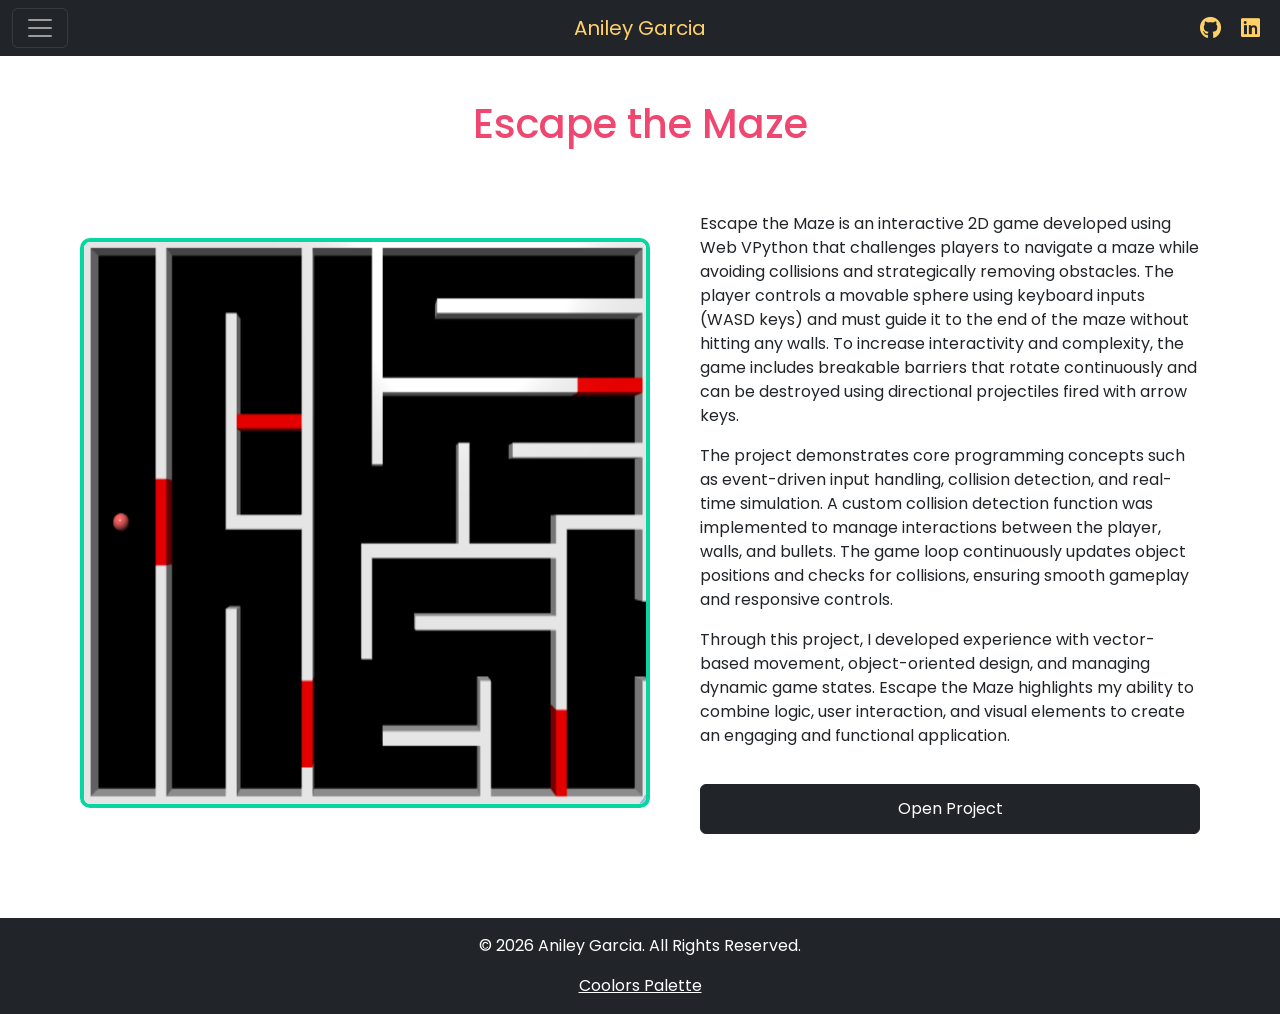
<file: project1.html>
<!DOCTYPE html>
<html lang="en">
<head>
    <meta charset="UTF-8">
    <meta name="viewport" content="width=device-width, initial-scale=1.0">
    <title>Escape the Maze</title>
    <link rel="icon" type="image/x-icon" href="images/favicon/favicon-16x16.png">
    <link href="https://cdn.jsdelivr.net/npm/bootstrap@5.3.8/dist/css/bootstrap.min.css" rel="stylesheet" integrity="sha384-sRIl4kxILFvY47J16cr9ZwB07vP4J8+LH7qKQnuqkuIAvNWLzeN8tE5YBujZqJLB" crossorigin="anonymous">
    <link rel="stylesheet" href="https://cdnjs.cloudflare.com/ajax/libs/font-awesome/6.5.0/css/all.min.css"> <!-- GitHub and LinkedIn icons -->    
    <!-- Poppins Font-->
    <link rel="preconnect" href="https://fonts.googleapis.com">
    <link rel="preconnect" href="https://fonts.gstatic.com" crossorigin>
    <link href="https://fonts.googleapis.com/css2?family=Poppins:wght@300;400;500;600;700&display=swap" rel="stylesheet">
    <!-- styles.css -->
    <link rel="stylesheet" href="styles.css">
</head>
<body>
    <nav class="navbar navbar-dark bg-dark fixed-top">
    <div class="container-fluid">

        <!-- Left aligned hamburger menu -->
        <button class="navbar-toggler" type="button" 
            data-bs-toggle="offcanvas" 
            data-bs-target="#offcanvasDarkNavbar"
            aria-controls="offcanvasDarkNavbar" 
            aria-label="Toggle navigation">
        <span class="navbar-toggler-icon"></span>
        </button>

        <!-- Logo -->
        <a class="logo navbar-brand navbar-logo" href="index.html">Aniley Garcia</a>

        <!-- GitHub and LinkedIn icons -->
        <div class="nav-icons">
            <a href="https://github.com/officialciaagent" target="_blank">
                <i class="fab fa-github"></i>
            </a>

            <a href="https://linkedin.com" target="_blank">
                <i class="fab fa-linkedin"></i>
            </a>
        </div>

        <!-- Offcanvas menu opening from left -->
        <div class="offcanvas offcanvas-start text-bg-dark"
            tabindex="-1"
            id="offcanvasDarkNavbar"
            aria-labelledby="offcanvasDarkNavbarLabel">

        <div class="offcanvas-header">
            <button type="button" class="btn-close btn-close-white"
                data-bs-dismiss="offcanvas"
                aria-label="Close"></button>
        </div>

        <div class="offcanvas-body">
            <ul class="navbar-nav justify-content-end flex-grow-1 pe-3">

            <li class="nav-item">
                <a class="nav-link active" href="index.html">Home</a>
            </li>

            <li class="nav-item">
                <a class="nav-link" href="about.html">About</a>
            </li>

            <li class="nav-item">
                <a class="nav-link" href="courses.html">Courses</a>
            </li>

            <li class="nav-item">
                <a class="nav-link" href="projects.html">Projects</a>
            </li>

            <li class="nav-item">
                <a class="nav-link" href="resume.html">Resume</a>
            </li>

            <li class="nav-item">
                <a class="nav-link" href="contact.html">Contact</a>
            </li>

            </ul>
        </div>
        </div>

    </div>
    </nav>

    <main class="project-page">
        <h1 class="projects-header text-center project-title">Escape the Maze</h1><br>

        <section class="project-section">
            <!-- Image -->
            <div>
                <img src="images/projects1.png" alt="A white 2D maze with red barriers." class="project-main-image">
            </div>

            <!-- Description -->
            <div class="project-content">
                <p>
                    Escape the Maze is an interactive 2D game developed using Web VPython that challenges players to navigate a maze while 
                    avoiding collisions and strategically removing obstacles. The player controls a movable sphere using keyboard inputs (WASD keys) 
                    and must guide it to the end of the maze without hitting any walls. To increase interactivity and complexity, the game includes 
                    breakable barriers that rotate continuously and can be destroyed using directional projectiles fired with arrow keys.
                </p>
                <p>
                    The project demonstrates core programming concepts such as event-driven input handling, collision detection, and real-time simulation. 
                    A custom collision detection function was implemented to manage interactions between the player, walls, and bullets. The game loop 
                    continuously updates object positions and checks for collisions, ensuring smooth gameplay and responsive controls.
                </p>
                <p>
                    Through this project, I developed experience with vector-based movement, object-oriented design, and managing dynamic game states. 
                    Escape the Maze highlights my ability to combine logic, user interaction, and visual elements to create an engaging and functional 
                    application.
                </p>

                <!-- Buttons -->
                <div class="project-buttons">
                    <a href="https://www.glowscript.org/#/user/Aniley_Garcia/folder/PHY-1200-01(SP25)/program/maze" class="btn btn-dark" target="_blank">Open Project</a>
                </div>
            </div>
        </section>
    </main>

    <br><footer class="bg-dark text-white text-center py-3">
        <p>&copy; 2026 Aniley Garcia. All Rights Reserved.</p>
        <a href="https://coolors.co/ef476f-ffd166-ffffff-06d6a0-212529" style="color:#ffffff" target="_blank">Coolors Palette</a>
    </footer>

    <script src="https://cdn.jsdelivr.net/npm/bootstrap@5.3.8/dist/js/bootstrap.bundle.min.js" integrity="sha384-FKyoEForCGlyvwx9Hj09JcYn3nv7wiPVlz7YYwJrWVcXK/BmnVDxM+D2scQbITxI" crossorigin="anonymous"></script>
</body>
</html>
</file>
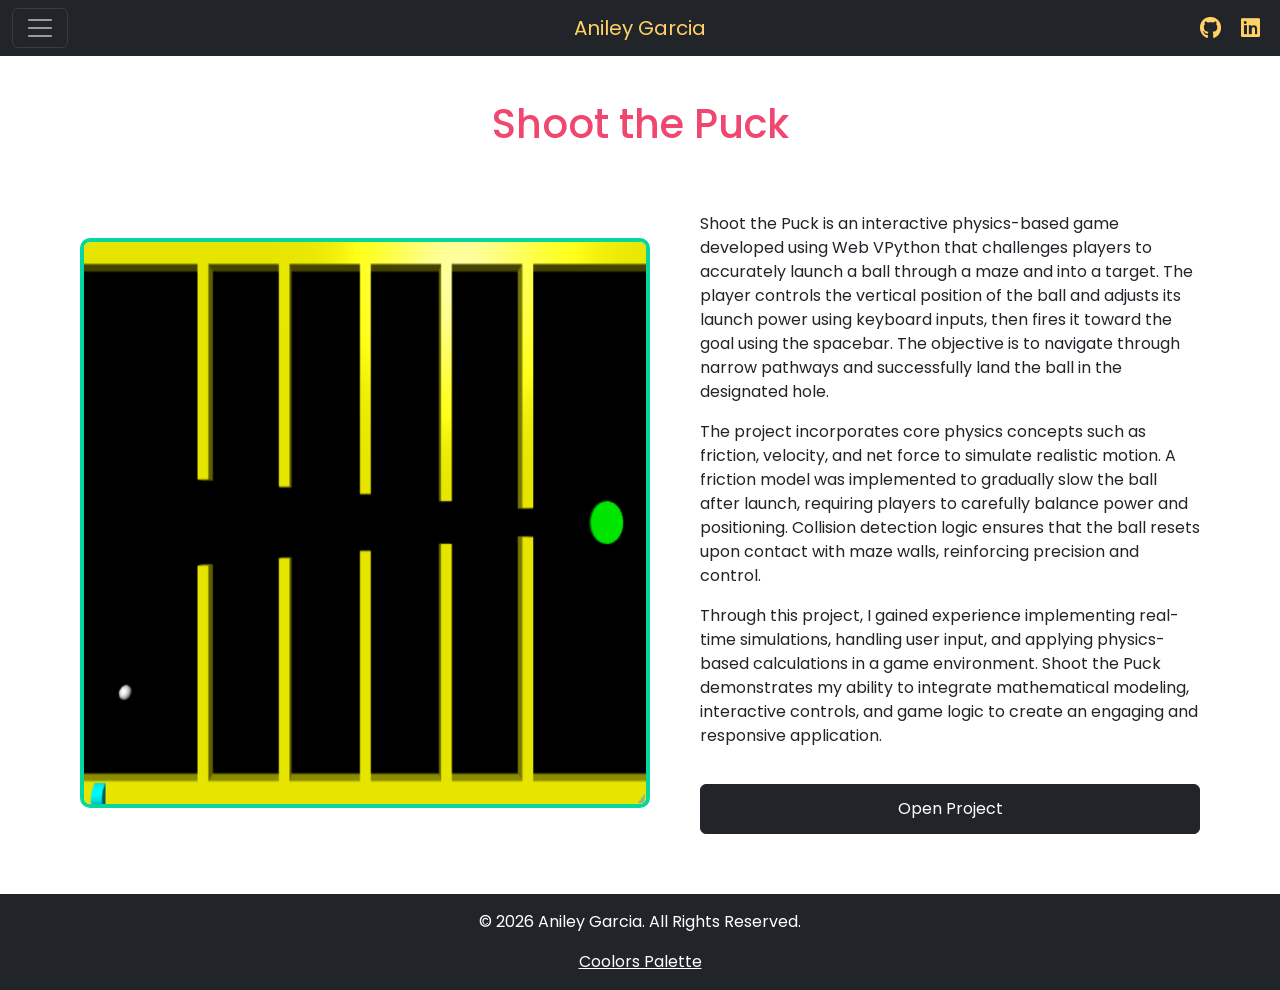
<file: project2.html>
<!DOCTYPE html>
<html lang="en">
<head>
    <meta charset="UTF-8">
    <meta name="viewport" content="width=device-width, initial-scale=1.0">
    <title>Shoot the Puck</title>
    <link rel="icon" type="image/x-icon" href="images/favicon/favicon-16x16.png">
    <link href="https://cdn.jsdelivr.net/npm/bootstrap@5.3.8/dist/css/bootstrap.min.css" rel="stylesheet" integrity="sha384-sRIl4kxILFvY47J16cr9ZwB07vP4J8+LH7qKQnuqkuIAvNWLzeN8tE5YBujZqJLB" crossorigin="anonymous">
    <link rel="stylesheet" href="https://cdnjs.cloudflare.com/ajax/libs/font-awesome/6.5.0/css/all.min.css"> <!-- GitHub and LinkedIn icons -->
    <!-- Poppins Font-->
    <link rel="preconnect" href="https://fonts.googleapis.com">
    <link rel="preconnect" href="https://fonts.gstatic.com" crossorigin>
    <link href="https://fonts.googleapis.com/css2?family=Poppins:wght@300;400;500;600;700&display=swap" rel="stylesheet">
    <!-- styles.css -->    
    <link rel="stylesheet" href="styles.css">
</head>
<body>
    <nav class="navbar navbar-dark bg-dark fixed-top">
    <div class="container-fluid">

        <!-- Left aligned hamburger menu -->
        <button class="navbar-toggler" type="button" 
            data-bs-toggle="offcanvas" 
            data-bs-target="#offcanvasDarkNavbar"
            aria-controls="offcanvasDarkNavbar" 
            aria-label="Toggle navigation">
        <span class="navbar-toggler-icon"></span>
        </button>

        <!-- Logo -->
        <a class="logo navbar-brand navbar-logo" href="index.html">Aniley Garcia</a>

        <!-- GitHub and LinkedIn icons -->
        <div class="nav-icons">
            <a href="https://github.com/officialciaagent" target="_blank">
                <i class="fab fa-github"></i>
            </a>

            <a href="https://linkedin.com" target="_blank">
                <i class="fab fa-linkedin"></i>
            </a>
        </div>

        <!-- Offcanvas menu opening from left -->
        <div class="offcanvas offcanvas-start text-bg-dark"
            tabindex="-1"
            id="offcanvasDarkNavbar"
            aria-labelledby="offcanvasDarkNavbarLabel">

        <div class="offcanvas-header">
            <button type="button" class="btn-close btn-close-white"
                data-bs-dismiss="offcanvas"
                aria-label="Close"></button>
        </div>

        <div class="offcanvas-body">
            <ul class="navbar-nav justify-content-end flex-grow-1 pe-3">

            <li class="nav-item">
                <a class="nav-link active" href="index.html">Home</a>
            </li>

            <li class="nav-item">
                <a class="nav-link" href="about.html">About</a>
            </li>

            <li class="nav-item">
                <a class="nav-link" href="courses.html">Courses</a>
            </li>

            <li class="nav-item">
                <a class="nav-link" href="projects.html">Projects</a>
            </li>

            <li class="nav-item">
                <a class="nav-link" href="resume.html">Resume</a>
            </li>

            <li class="nav-item">
                <a class="nav-link" href="contact.html">Contact</a>
            </li>

            </ul>
        </div>
        </div>

    </div>
    </nav>

    <main class="project-page">
        <h1 class="projects-header text-center project-title">Shoot the Puck</h1><br>

        <section class="project-section">
            <!-- Image -->
            <div>
                <img src="images/projects2.png" alt="Multiple yellow columns with space in the middle that shrink as you look towards the right. There is a white puck on the bottom left and a green circle on the far right side of the image." class="project-main-image">
            </div>

            <!-- Description -->
            <div class="project-content">
                <p>
                    Shoot the Puck is an interactive physics-based game developed using Web VPython that challenges players to accurately launch a 
                    ball through a maze and into a target. The player controls the vertical position of the ball and adjusts its launch power using 
                    keyboard inputs, then fires it toward the goal using the spacebar. The objective is to navigate through narrow pathways and 
                    successfully land the ball in the designated hole.
                </p>
                <p>
                    The project incorporates core physics concepts such as friction, velocity, and net force to simulate realistic motion. A friction 
                    model was implemented to gradually slow the ball after launch, requiring players to carefully balance power and positioning. 
                    Collision detection logic ensures that the ball resets upon contact with maze walls, reinforcing precision and control.
                </p>
                <p>
                    Through this project, I gained experience implementing real-time simulations, handling user input, and applying physics-based 
                    calculations in a game environment. Shoot the Puck demonstrates my ability to integrate mathematical modeling, interactive controls, 
                    and game logic to create an engaging and responsive application.
                </p>

                <!-- Buttons -->
                <div class="project-buttons">
                    <a href="https://www.glowscript.org/#/user/Aniley_Garcia/folder/PHY-1200-01(SP25)/program/final-project" class="btn btn-dark" target="_blank">Open Project</a>
                </div>
            </div>
        </section>
    </main>

    <footer class="bg-dark text-white text-center py-3">
        <p>&copy; 2026 Aniley Garcia. All Rights Reserved.</p>
        <a href="https://coolors.co/ef476f-ffd166-ffffff-06d6a0-212529" style="color:#ffffff" target="_blank">Coolors Palette</a>
    </footer>

    <script src="https://cdn.jsdelivr.net/npm/bootstrap@5.3.8/dist/js/bootstrap.bundle.min.js" integrity="sha384-FKyoEForCGlyvwx9Hj09JcYn3nv7wiPVlz7YYwJrWVcXK/BmnVDxM+D2scQbITxI" crossorigin="anonymous"></script>
</body>
</html>
</file>
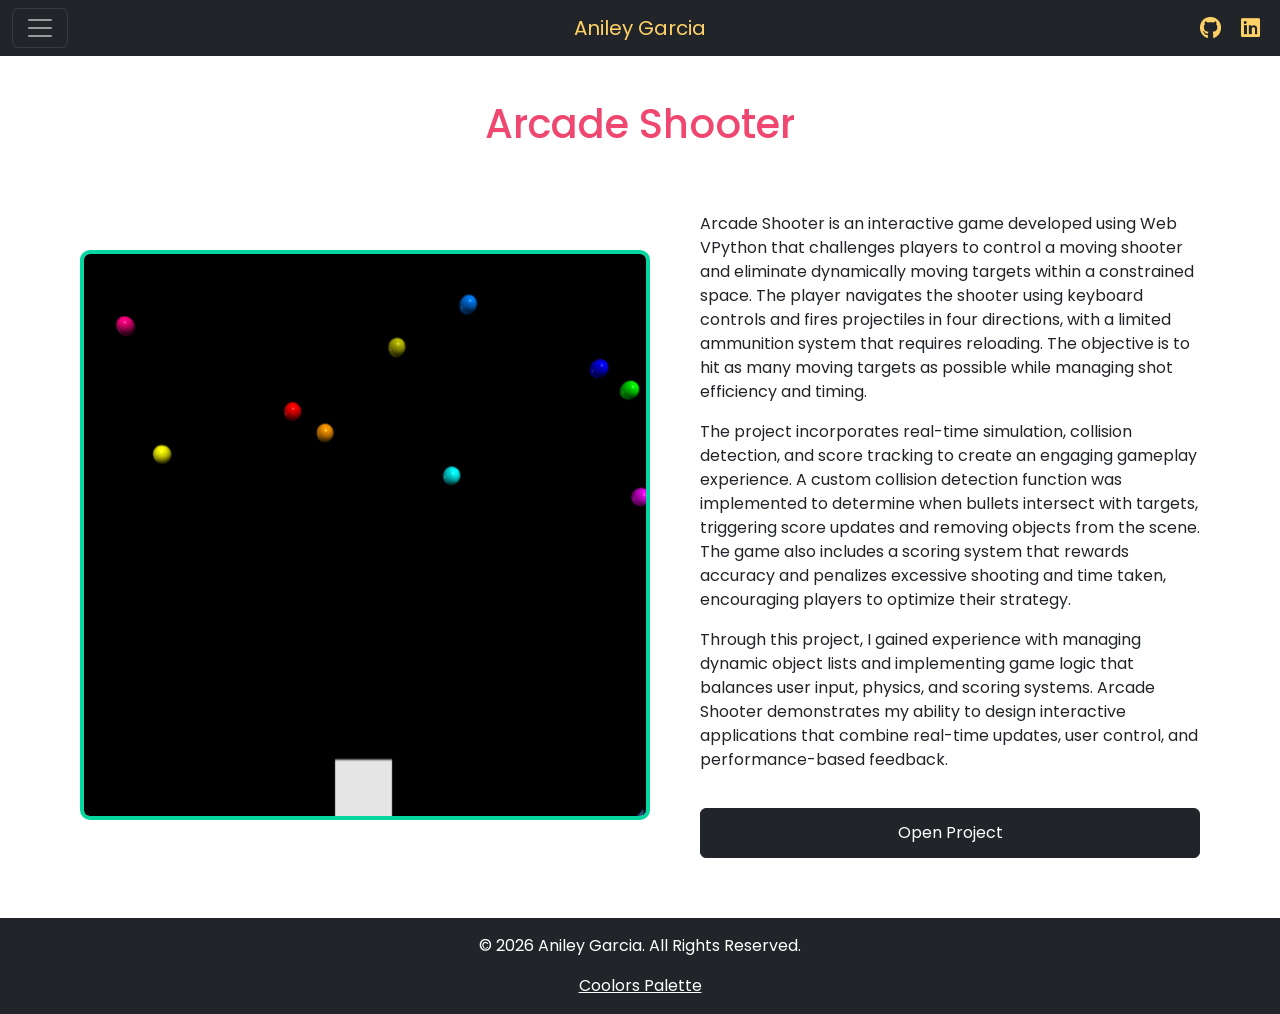
<file: project3.html>
<!DOCTYPE html>
<html lang="en">
<head>
    <meta charset="UTF-8">
    <meta name="viewport" content="width=device-width, initial-scale=1.0">
    <title>Asteroids</title>
    <link rel="icon" type="image/x-icon" href="images/favicon/favicon-16x16.png">
    <link href="https://cdn.jsdelivr.net/npm/bootstrap@5.3.8/dist/css/bootstrap.min.css" rel="stylesheet" integrity="sha384-sRIl4kxILFvY47J16cr9ZwB07vP4J8+LH7qKQnuqkuIAvNWLzeN8tE5YBujZqJLB" crossorigin="anonymous">
    <link rel="stylesheet" href="https://cdnjs.cloudflare.com/ajax/libs/font-awesome/6.5.0/css/all.min.css"> <!-- GitHub and LinkedIn icons -->    
    <!-- Poppins Font-->
    <link rel="preconnect" href="https://fonts.googleapis.com">
    <link rel="preconnect" href="https://fonts.gstatic.com" crossorigin>
    <link href="https://fonts.googleapis.com/css2?family=Poppins:wght@300;400;500;600;700&display=swap" rel="stylesheet">
    <!-- styles.css -->
    <link rel="stylesheet" href="styles.css">
</head>
<body>
    <nav class="navbar navbar-dark bg-dark fixed-top">
    <div class="container-fluid">

        <!-- Left aligned hamburger menu -->
        <button class="navbar-toggler" type="button" 
            data-bs-toggle="offcanvas" 
            data-bs-target="#offcanvasDarkNavbar"
            aria-controls="offcanvasDarkNavbar" 
            aria-label="Toggle navigation">
        <span class="navbar-toggler-icon"></span>
        </button>

        <!-- Logo -->
        <a class="logo navbar-brand navbar-logo" href="index.html">Aniley Garcia</a>

        <!-- GitHub and LinkedIn icons -->
        <div class="nav-icons">
            <a href="https://github.com/officialciaagent" target="_blank">
                <i class="fab fa-github"></i>
            </a>

            <a href="https://linkedin.com" target="_blank">
                <i class="fab fa-linkedin"></i>
            </a>
        </div>

        <!-- Offcanvas menu opening from left -->
        <div class="offcanvas offcanvas-start text-bg-dark"
            tabindex="-1"
            id="offcanvasDarkNavbar"
            aria-labelledby="offcanvasDarkNavbarLabel">

        <div class="offcanvas-header">
            <button type="button" class="btn-close btn-close-white"
                data-bs-dismiss="offcanvas"
                aria-label="Close"></button>
        </div>

        <div class="offcanvas-body">
            <ul class="navbar-nav justify-content-end flex-grow-1 pe-3">

            <li class="nav-item">
                <a class="nav-link active" href="index.html">Home</a>
            </li>

            <li class="nav-item">
                <a class="nav-link" href="about.html">About</a>
            </li>

            <li class="nav-item">
                <a class="nav-link" href="courses.html">Courses</a>
            </li>

            <li class="nav-item">
                <a class="nav-link" href="projects.html">Projects</a>
            </li>

            <li class="nav-item">
                <a class="nav-link" href="resume.html">Resume</a>
            </li>

            <li class="nav-item">
                <a class="nav-link" href="contact.html">Contact</a>
            </li>

            </ul>
        </div>
        </div>

    </div>
    </nav>

    <main class="project-page">
        <h1 class="projects-header text-center project-title">Arcade Shooter</h1><br>

        <section class="project-section">
            <!-- Image -->
            <div>
                <img src="images/projects3.png" alt="A light gray square rests on the bottom of the image. Multi-colored balls are scattered around the top of the image." class="project-main-image">
            </div>

            <!-- Description -->
            <div class="project-content">
                <p>
                    Arcade Shooter is an interactive game developed using Web VPython that challenges players to control a moving shooter and eliminate 
                    dynamically moving targets within a constrained space. The player navigates the shooter using keyboard controls and fires projectiles 
                    in four directions, with a limited ammunition system that requires reloading. The objective is to hit as many moving targets as 
                    possible while managing shot efficiency and timing.
                </p>
                <p>
                    The project incorporates real-time simulation, collision detection, and score tracking to create an engaging gameplay experience. 
                    A custom collision detection function was implemented to determine when bullets intersect with targets, triggering score updates 
                    and removing objects from the scene. The game also includes a scoring system that rewards accuracy and penalizes excessive shooting 
                    and time taken, encouraging players to optimize their strategy.
                </p>
                <p>
                    Through this project, I gained experience with managing dynamic object lists and implementing game logic that balances user input, 
                    physics, and scoring systems. Arcade Shooter demonstrates my ability to design interactive applications that combine real-time updates, 
                    user control, and performance-based feedback.
                </p>

                <!-- Buttons -->
                <div class="project-buttons">
                    <a href="https://www.glowscript.org/#/user/Aniley_Garcia/folder/PHY-1200-01(SP25)/program/collision-A" class="btn btn-dark" target="_blank">Open Project</a>
                </div>
            </div>
        </section>
    </main>

    <footer class="bg-dark text-white text-center py-3">
        <p>&copy; 2026 Aniley Garcia. All Rights Reserved.</p>
        <a href="https://coolors.co/ef476f-ffd166-ffffff-06d6a0-212529" style="color:#ffffff" target="_blank">Coolors Palette</a>
    </footer>

    <script src="https://cdn.jsdelivr.net/npm/bootstrap@5.3.8/dist/js/bootstrap.bundle.min.js" integrity="sha384-FKyoEForCGlyvwx9Hj09JcYn3nv7wiPVlz7YYwJrWVcXK/BmnVDxM+D2scQbITxI" crossorigin="anonymous"></script>
</body>
</html>
</file>
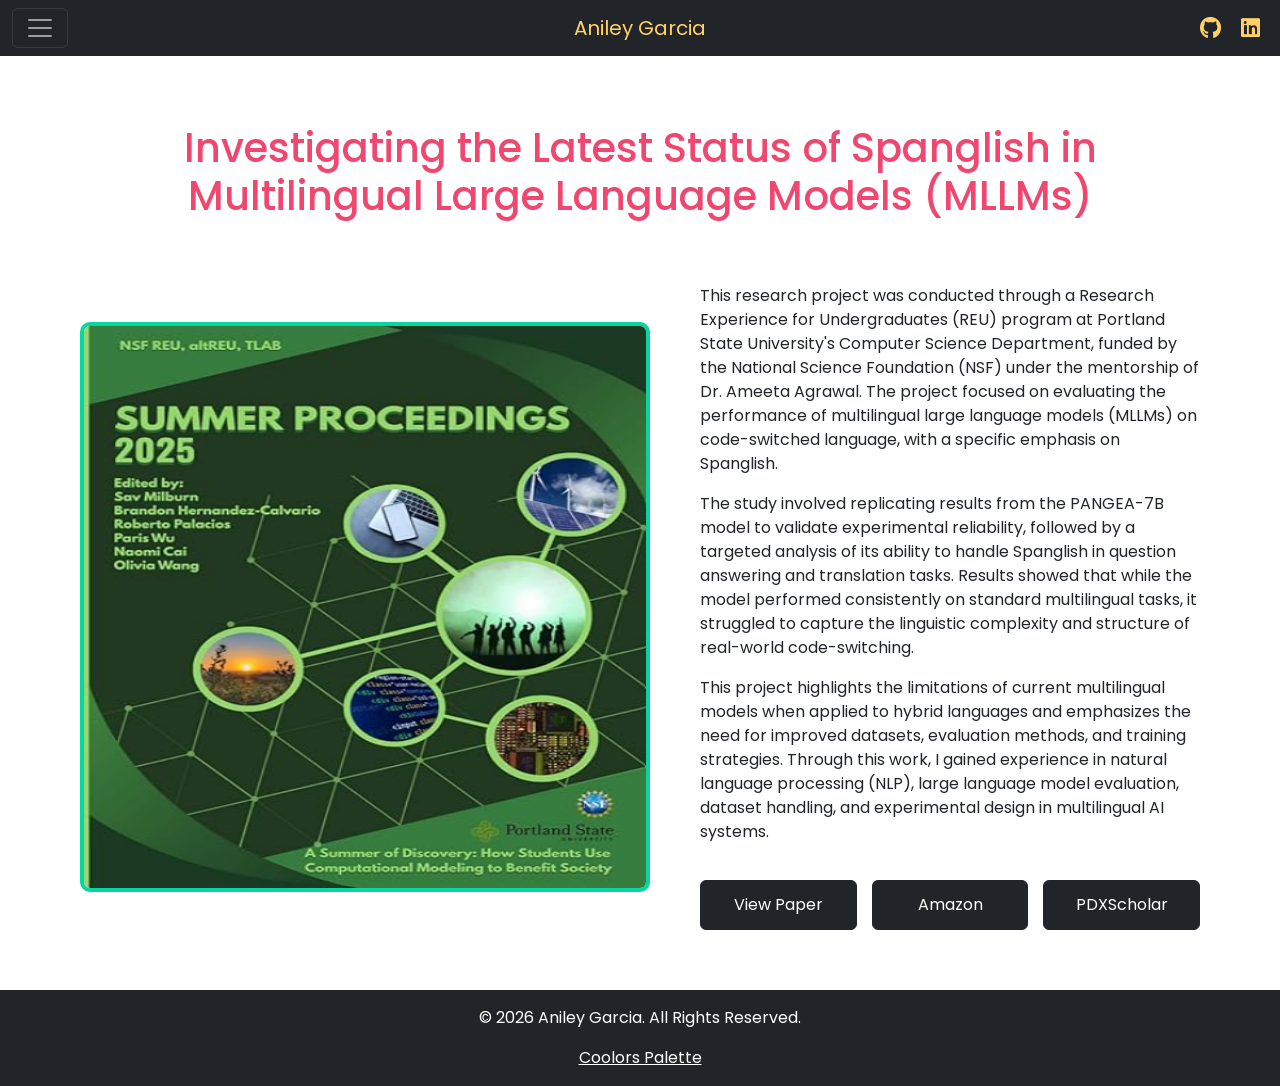
<file: project4.html>
<!DOCTYPE html>
<html lang="en">
<head>
    <meta charset="UTF-8">
    <meta name="viewport" content="width=device-width, initial-scale=1.0">
    <title>Research Paper</title>
    <link rel="icon" type="image/x-icon" href="images/favicon/favicon-16x16.png">
    <link href="https://cdn.jsdelivr.net/npm/bootstrap@5.3.8/dist/css/bootstrap.min.css" rel="stylesheet" integrity="sha384-sRIl4kxILFvY47J16cr9ZwB07vP4J8+LH7qKQnuqkuIAvNWLzeN8tE5YBujZqJLB" crossorigin="anonymous">
    <link rel="stylesheet" href="https://cdnjs.cloudflare.com/ajax/libs/font-awesome/6.5.0/css/all.min.css"> <!-- GitHub and LinkedIn icons -->    
    <!-- Poppins Font-->
    <link rel="preconnect" href="https://fonts.googleapis.com">
    <link rel="preconnect" href="https://fonts.gstatic.com" crossorigin>
    <link href="https://fonts.googleapis.com/css2?family=Poppins:wght@300;400;500;600;700&display=swap" rel="stylesheet">
    <!-- styles.css -->
    <link rel="stylesheet" href="styles.css">
</head>
<body>
    <nav class="navbar navbar-dark bg-dark fixed-top">
    <div class="container-fluid">

        <!-- Left aligned hamburger menu -->
        <button class="navbar-toggler" type="button" 
            data-bs-toggle="offcanvas" 
            data-bs-target="#offcanvasDarkNavbar"
            aria-controls="offcanvasDarkNavbar" 
            aria-label="Toggle navigation">
        <span class="navbar-toggler-icon"></span>
        </button>

        <!-- Logo -->
        <a class="logo navbar-brand navbar-logo" href="index.html">Aniley Garcia</a>

        <!-- GitHub and LinkedIn icons -->
        <div class="nav-icons">
            <a href="https://github.com/officialciaagent" target="_blank">
                <i class="fab fa-github"></i>
            </a>

            <a href="https://linkedin.com" target="_blank">
                <i class="fab fa-linkedin"></i>
            </a>
        </div>

        <!-- Offcanvas menu opening from left -->
        <div class="offcanvas offcanvas-start text-bg-dark"
            tabindex="-1"
            id="offcanvasDarkNavbar"
            aria-labelledby="offcanvasDarkNavbarLabel">

        <div class="offcanvas-header">
            <button type="button" class="btn-close btn-close-white"
                data-bs-dismiss="offcanvas"
                aria-label="Close"></button>
        </div>

        <div class="offcanvas-body">
            <ul class="navbar-nav justify-content-end flex-grow-1 pe-3">

            <li class="nav-item">
                <a class="nav-link active" href="index.html">Home</a>
            </li>

            <li class="nav-item">
                <a class="nav-link" href="about.html">About</a>
            </li>

            <li class="nav-item">
                <a class="nav-link" href="courses.html">Courses</a>
            </li>

            <li class="nav-item">
                <a class="nav-link" href="projects.html">Projects</a>
            </li>

            <li class="nav-item">
                <a class="nav-link" href="resume.html">Resume</a>
            </li>

            <li class="nav-item">
                <a class="nav-link" href="contact.html">Contact</a>
            </li>

            </ul>
        </div>
        </div>

    </div>
    </nav>

    <main class="project-page">
        <br><h1 class="projects-header text-center project-title">Investigating the Latest Status of Spanglish in Multilingual Large Language Models (MLLMs)</h1><br>

        <section class="project-section">
            <!-- Image -->
            <div>
                <img src="images/projects4.png" alt="A green book titled Summer Proceedings 2025: How Students Use Computational Modeling to Benefit Society." class="project-main-image">
            </div>

            <!-- Description -->
            <div class="project-content">
                <p>
                    This research project was conducted through a Research Experience for Undergraduates (REU) program at Portland State University's 
                    Computer Science Department, funded by the National Science Foundation (NSF) under the mentorship of Dr. Ameeta Agrawal. The project 
                    focused on evaluating the performance of multilingual large language models (MLLMs) on code-switched language, with a specific emphasis 
                    on Spanglish.
                </p>
                <p>
                    The study involved replicating results from the PANGEA-7B model to validate experimental reliability, followed by a targeted analysis 
                    of its ability to handle Spanglish in question answering and translation tasks. Results showed that while the model performed 
                    consistently on standard multilingual tasks, it struggled to capture the linguistic complexity and structure of real-world code-switching.
                </p>
                <p>
                    This project highlights the limitations of current multilingual models when applied to hybrid languages and emphasizes the 
                    need for improved datasets, evaluation methods, and training strategies. Through this work, I gained experience in natural 
                    language processing (NLP), large language model evaluation, dataset handling, and experimental design in multilingual AI systems.
                </p>

                <!-- Buttons -->
                <div class="project-buttons">
                    <a href="images/research-paper.pdf" class="btn btn-dark" target="_blank">View Paper</a>
                    <a href="https://www.amazon.com/dp/B0FSL57NQ3" class="btn btn-dark" target="_blank">Amazon</a>
                    <a href="https://pdxscholar.library.pdx.edu/altreu_projects/18/" class="btn btn-dark" target="_blank">PDXScholar</a>
                </div>
            </div>
        </section>
    </main>

    <footer class="bg-dark text-white text-center py-3">
        <p>&copy; 2026 Aniley Garcia. All Rights Reserved.</p>
        <a href="https://coolors.co/ef476f-ffd166-ffffff-06d6a0-212529" style="color:#ffffff" target="_blank">Coolors Palette</a>
    </footer>

    <script src="https://cdn.jsdelivr.net/npm/bootstrap@5.3.8/dist/js/bootstrap.bundle.min.js" integrity="sha384-FKyoEForCGlyvwx9Hj09JcYn3nv7wiPVlz7YYwJrWVcXK/BmnVDxM+D2scQbITxI" crossorigin="anonymous"></script>
</body>
</html>
</file>
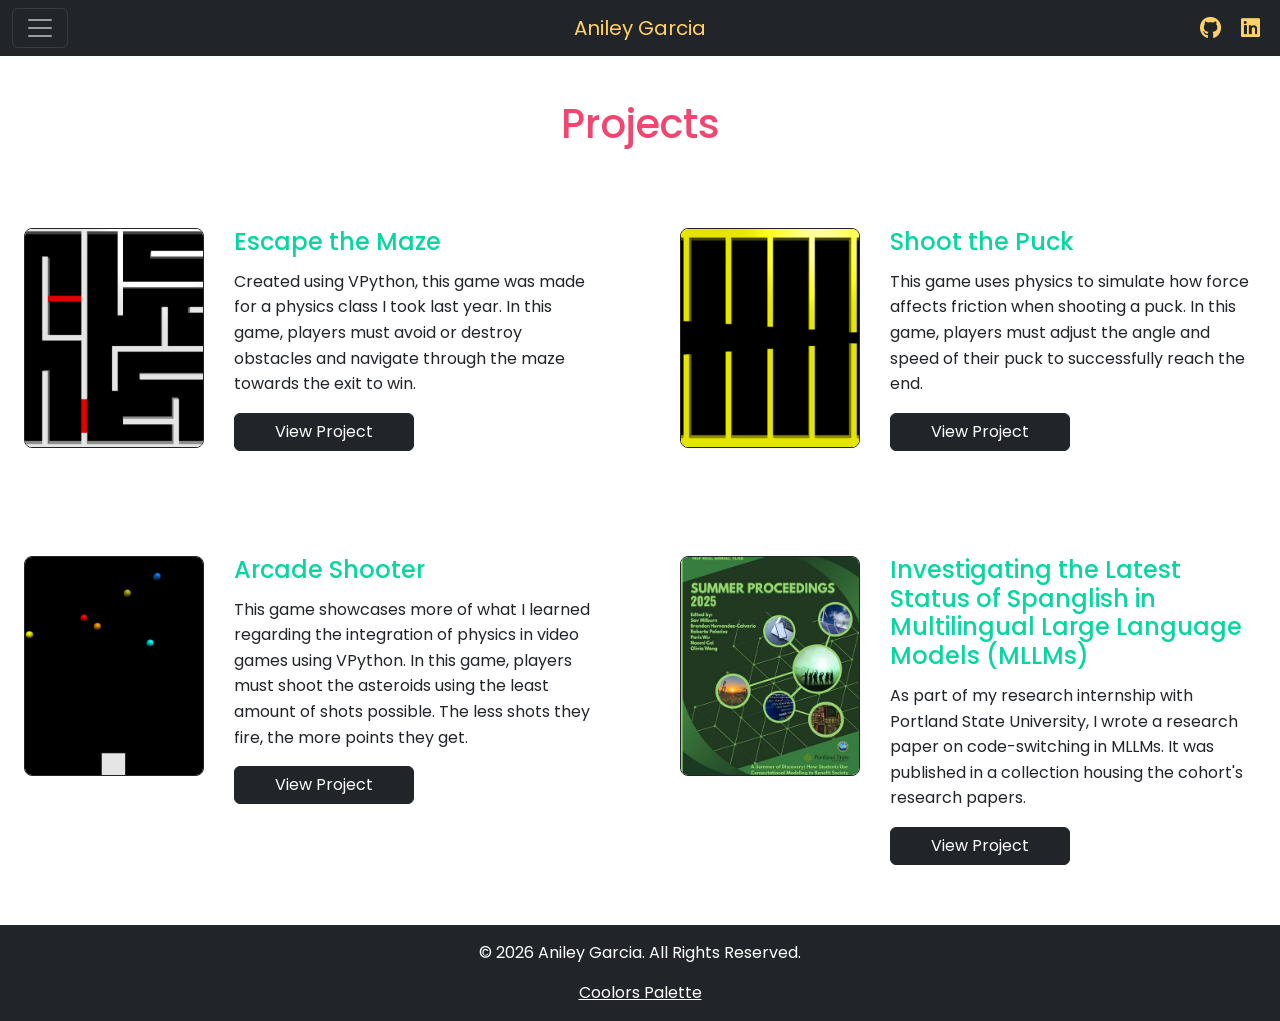
<file: projects.html>
<!DOCTYPE html>
<html lang="en">
<head>
    <meta charset="UTF-8">
    <meta name="viewport" content="width=device-width, initial-scale=1.0">
    <title>Projects</title>
    <link rel="icon" type="image/x-icon" href="images/favicon/favicon-16x16.png">
    <link href="https://cdn.jsdelivr.net/npm/bootstrap@5.3.8/dist/css/bootstrap.min.css" rel="stylesheet" integrity="sha384-sRIl4kxILFvY47J16cr9ZwB07vP4J8+LH7qKQnuqkuIAvNWLzeN8tE5YBujZqJLB" crossorigin="anonymous">
    <link rel="stylesheet" href="https://cdnjs.cloudflare.com/ajax/libs/font-awesome/6.5.0/css/all.min.css"> <!-- GitHub and LinkedIn icons -->
    <!-- Poppins Font-->
    <link rel="preconnect" href="https://fonts.googleapis.com">
    <link rel="preconnect" href="https://fonts.gstatic.com" crossorigin>
    <link href="https://fonts.googleapis.com/css2?family=Poppins:wght@300;400;500;600;700&display=swap" rel="stylesheet">
    <!-- styles.css -->   
    <link rel="stylesheet" href="styles.css">
</head>
<body>
    <nav class="navbar navbar-dark bg-dark fixed-top">
    <div class="container-fluid">

        <!-- Left aligned hamburger menu -->
        <button class="navbar-toggler" type="button" 
            data-bs-toggle="offcanvas" 
            data-bs-target="#offcanvasDarkNavbar"
            aria-controls="offcanvasDarkNavbar" 
            aria-label="Toggle navigation">
        <span class="navbar-toggler-icon"></span>
        </button>

        <!-- Logo -->
        <a class="logo navbar-brand navbar-logo" href="index.html">Aniley Garcia</a>

        <!-- GitHub and LinkedIn icons -->
        <div class="nav-icons">
            <a href="https://github.com/officialciaagent" target="_blank">
                <i class="fab fa-github"></i>
            </a>

            <a href="https://linkedin.com" target="_blank">
                <i class="fab fa-linkedin"></i>
            </a>
        </div>

        <!-- Offcanvas menu opening from left -->
        <div class="offcanvas offcanvas-start text-bg-dark"
            tabindex="-1"
            id="offcanvasDarkNavbar"
            aria-labelledby="offcanvasDarkNavbarLabel">

        <div class="offcanvas-header">
            <button type="button" class="btn-close btn-close-white"
                data-bs-dismiss="offcanvas"
                aria-label="Close"></button>
        </div>

        <div class="offcanvas-body">
            <ul class="navbar-nav justify-content-end flex-grow-1 pe-3">

            <li class="nav-item">
                <a class="nav-link active" href="index.html">Home</a>
            </li>

            <li class="nav-item">
                <a class="nav-link" href="about.html">About</a>
            </li>

            <li class="nav-item">
                <a class="nav-link" href="courses.html">Courses</a>
            </li>

            <li class="nav-item">
                <a class="nav-link" href="projects.html">Projects</a>
            </li>

            <li class="nav-item">
                <a class="nav-link" href="resume.html">Resume</a>
            </li>

            <li class="nav-item">
                <a class="nav-link" href="contact.html">Contact</a>
            </li>

            </ul>
        </div>
        </div>

    </div>
    </nav>

    <main class="projects-page">
        <h1 class="projects-header text-center">Projects</h1><br><br><br>

        <section class="projects-container">
            <div class="project-holder">
                <img src="images/projects1.png" alt="A white 2D maze with red barriers." class="project-image">

                <div class="project-info">
                    <h2>Escape the Maze</h2>
                    <p>
                        Created using VPython, this game was made for a physics class I took last year. In this game, players must avoid or 
                        destroy obstacles and navigate through the maze towards the exit to win.
                    </p>
                    <a href="project1.html" class="btn btn-dark project-btn">View Project</a>
                </div>
            </div>

            <div class="project-holder">
                <img src="images/projects2.png" alt="Multiple yellow columns with space in the middle that shrink as you look towards the right." class="project-image">

                <div class="project-info">
                    <h2>Shoot the Puck</h2>
                    <p>
                        This game uses physics to simulate how force affects friction when shooting a puck. In this game, players must adjust 
                        the angle and speed of their puck to successfully reach the end.
                    </p>
                    <a href="project2.html" class="btn btn-dark project-btn">View Project</a>
                </div>
            </div>
            
            <div class="project-holder">
                <img src="images/projects3.png" alt="A light gray square rests on the bottom of the image. Multi-colored balls are scattered around the top of the image." class="project-image">

                <div class="project-info">
                    <h2>Arcade Shooter</h2>
                    <p>
                        This game showcases more of what I learned regarding the integration of physics in video games using VPython. In this game, 
                        players must shoot the asteroids using the least amount of shots possible. The less shots they fire, the more points they get.
                    </p>
                    <a href="project3.html" class="btn btn-dark project-btn">View Project</a>
                </div>
            </div>    
            
            <div class="project-holder">
                <img src="images/projects4.png" alt="A green book titled Summer Proceedings 2025: How Students Use Computational Modeling to Benefit Society." class="project-image">

                <div class="project-info">
                    <h2>Investigating the Latest Status of Spanglish in Multilingual Large Language Models (MLLMs)</h2>
                    <p>
                        As part of my research internship with Portland State University, I wrote a research paper on code-switching in MLLMs. It 
                        was published in a collection housing the cohort's research papers.
                    </p>
                    <a href="project4.html" class="btn btn-dark project-btn">View Project</a>
                </div>
            </div>
        </section>
    </main>

    <footer class="bg-dark text-white text-center py-3">
        <p>&copy; 2026 Aniley Garcia. All Rights Reserved.</p>
        <a href="https://coolors.co/ef476f-ffd166-ffffff-06d6a0-212529" style="color:#ffffff" target="_blank">Coolors Palette</a>
    </footer>

    <script src="https://cdn.jsdelivr.net/npm/bootstrap@5.3.8/dist/js/bootstrap.bundle.min.js" integrity="sha384-FKyoEForCGlyvwx9Hj09JcYn3nv7wiPVlz7YYwJrWVcXK/BmnVDxM+D2scQbITxI" crossorigin="anonymous"></script>
</body>
</html>
</file>
<file: styles.css>
/* Sources:
    https://www.w3schools.com/cssref/sel_root.php
    https://www.w3schools.com/css/css3_variables.asp */
:root{
    --pink: #EF476F;
    --yellow: #FFD166;
    --white: #FFFFFF;
    --green: #06D6A0;
    --black: #212529;
}

body{
    font-family: 'Poppins', sans-serif !important; /* https://www.w3schools.com/Css/css_important.asp */
    color: var(--black);
    background-color: var(--white);
}

h1, h2{
    color: var(--black);
}

h3, h4{
    color: var(--green);
}

a{
    color: var(--green);
    text-decoration: none;
}

a:hover{
    color: var(--pink);
}

.navbar,
footer{
    background-color: var(--black) !important;
    color: var(--white);
}

.navbar a,
footer a,
.nav-icons a{
    color: var(--yellow) !important;
}

.nav-icons a:hover{
    color: var(--green) !important;
}

footer a{
    color: var(--white) !important;
    text-decoration: underline;
}

footer a:hover{
    color: var(--yellow) !important;
}

.btn-dark,
.project-btn,
.send-btn,
.index-buttons .btn{
    background-color: var(--black) !important;
    border-color: var(--black) !important;
    color: var(--white) !important;
}

.btn-dark:hover,
.project-btn:hover,
.send-btn:hover,
.index-buttons .btn:hover{
    background-color: var(--green) !important;
    border-color: var(--green) !important;
    color: var(--black) !important;
}

.about-header,
.contact-header,
.courses-header,
.index-header,
.projects-header,
.resume-header,
.outside-endeavors h2,
.courses h2,
.majors h2,
.minors h2{
    color: var(--pink);
}

.project-info h2{
    color: var(--green);
}

.index-quote{
    color: var(--black);
}

.project-image,
.project-main-image,
.reu-img,
.about-me-img{
    border: 4px solid var(--green);
}

.contact-item{
    color: var(--black);
}

.contact-icons a{
    background-color: var(--black);
    color: var(--white);
}

.contact-icons a:hover{
    background-color: var(--green);
    color: var(--black);
}

.courses-table th,
.courses-table td{
    border: 1px solid var(--black);
}

.courses-table th{
    background-color: var(--black);
    color: var(--white);
}

.courses-table tbody tr:nth-child(even){
    background-color: #f7f7f7;
}

/* Media query source: https://www.w3schools.com/css/css_rwd_mediaqueries.asp */
@media (max-width:1200px){
    .about-me-layout{
        flex-direction: column;
        align-items: center;
    }

    .about-me-img-wrap{
        flex: none;
    }

    .about-me-text{
        width: 100%;
    }

    .reu{
        flex-direction: column;
        align-items: center;
        justify-content: flex-start;
        gap: 8px;
        padding: 0 20px;
    }

    .reu-text{
        width: 100%;
    }

    .reu-text h4{
        margin: 0 0 10px 0;
    }

    .reu-text p{
        margin: 0;
    }

    .reu-img{
        display: block;
        width: min(85vw, 420px);
        max-width: 420px;
        height: auto;
        margin: 0 auto;
    }

    .projects-container{
        grid-template-columns: 1fr;
        gap: 40px;
    }

    .project-holder{
        flex-direction: column;
        align-items: center;
        text-align: center;
        gap: 20px;
    }

    .project-image{
        width: min(80vw, 320px);
        height: auto;
        aspect-ratio: 18 / 22;
        display: block;
        margin: 0 auto;
    }

    .project-info{
        width: 100%;
        display: flex;
        flex-direction: column;
        align-items: center;
        text-align: center;
    }

    .project-btn{
        width: 100%;
        max-width: 320px;
    }

    .project-page{
        padding: 100px 20px 60px 20px;
    }

    .project-section{
        flex-direction: column;
        align-items: center;
        justify-content: center;
        gap: 25px;
        text-align: center;
    }

    .project-main-image{
        margin: 0 auto;
        width: min(75vw, 420px);
        height: auto;
    }

    .project-content{
        width: 100%;
        max-width: 700px;
        display: flex;
        flex-direction: column;
        align-items: center;
    }

    .project-content p{
        text-align:left;
    }

    .project-buttons{
        width: 100%;
        justify-content: center;
        flex-wrap: wrap;
    }

    .project-buttons .btn{
        width: 100%;
        max-width: 320px;
    }
}

.navbar-logo{
  position: absolute;
  left: 50%;
  transform: translateX(-50%);
}

.nav-icons{
    position: absolute;
    right: 20px;
    display: flex;
    gap: 20px;
}

.nav-icons a{
    color: white;
    font-size: 22px;
    text-decoration: none;
}

.nav-icons a:hover{
    color: #cccccc;
}

.index{
    display: flex;
    justify-content: center;
    align-items: center;
    gap: 40px;
    padding: 75px 20px;
}

.index-img{
    width: 300px;
    border-radius: 10px;
}

.index-quote{
    font-size: 32px;
    font-style: italic;
    font-weight: 300;
    max-width: 400px;
    text-align: center;
}

.index-buttons{
    margin-bottom: 55px;
    display: flex;
    gap: 35px;
    justify-content: center;
    flex-wrap: wrap;
}

.index-buttons .btn{
    padding: 14px 28px;
    font-size:18px;
}

.about-me-section{
    padding: 20px 20px 60px 20px;
}

.about-me-layout{
    display: flex;
    align-items:stretch;
    justify-content: center;
    gap: 40px;
    max-width: 1270px;
    margin: 0 auto;
}

.about-me-img-wrap{
    flex: 0 0 420px;
    display:flex;
    justify-content:center;
}

.about-me-img{
    display: block;
    width: 100%;
    height: 100%;
    object-fit: cover;
    border-radius: 10px;
}

.about-me-text{
    flex: 1;
    min-width: 0;
}

.about-me-text p{
    line-height: 1.7;
    margin-bottom: 18px;
}

.resume-container{
    display: flex;
    flex-direction: column;
    align-items: center;
    justify-content: center;
    gap: 20px;
    margin-top: 40px;
}

.resume-container .pdf{
    width: 50%;
    aspect-ratio:4/3;
}

.resume-container .btn{
  margin-bottom: 55px;
  border: none;
  color: white;
  width: 50%;
  padding: 12px 30px;
  cursor: pointer;
  font-size: 20px;
}

.resume-container .btn:hover{
    background-color: rgba(27, 26, 26, 0.726);
}

.contact-container{
    display: flex;
    flex-direction: column;
    align-items: center;
    justify-content: center;
    gap: 20px;
    margin-top: 40px;
}

.contact-info{
    display: flex;
    justify-content: center;
    gap: 40px;
    margin: 30px 0 20px 0;
    flex-wrap: wrap;
}

.contact-item{
    display: flex;
    align-items: center;
    gap: 10px;
    color: #212529;
    font-size: 18px;
    padding: 12px 20px;
    transition: 0.2s;
}

.contact-icons{
    display: flex;
    justify-content: center;
    gap: 25px;
    margin: 20px 0 30px 0;
}

.contact-icons a{
    width: 50px;
    height: 50px;
    background-color: #212529;
    color: white;
    display: flex;
    align-items: center;
    justify-content: center;
    border-radius: 8px;
    font-size: 20px;
    text-decoration: none;
    transition: 0.2s;
}

.contact-icons a:hover{
    background-color: #000;
    transform: scale(1.05);
}

.contact-item i{
    background: #212529;
    color: white;
    padding: 12px;
    border-radius: 50%;
}

.contact-form{
    text-align: left;
}

.contact-form input[type="text"],
.contact-form input[type="email"]{
    width: 400px;
    padding: 10px;
}

.contact-form input[type="textarea"]{
    width: 400px;
    height: 275px;
    padding: 10px;
}

.send-btn{
    display: block;
    margin: 0 auto;
    background-color: #212529;
    color: white;
    border: none;
    padding: 12px 30px;
    font-size: 20px;
    cursor: pointer;

}

.contact-bottom{
    margin-top: 20px;
    margin-bottom: 40px;
}

.majors-minors{
    display: flex;
    justify-content: center;
    align-items: flex-start;
    margin-top: 50px;
    margin-bottom: 50px;
    flex-wrap: wrap;
}

.majors, .minors{
    flex: 1;
    min-width: 300px;
    max-width: 500px;
}

.majors h2, .minors h2{
    margin-bottom: 20px;
    text-align: center;
}

.major-one, .major-two, .minor-one, .minor-two{
    margin-bottom: 20px
}

.major-one h3, .major-two h3, .minor-one h3, .minor-two h3{
    margin-bottom: 10px;
}

.major-one p, .major-two p, .minor-one p, .minor-two p{
    line-height: 1.6;
    margin-bottom:0px;
}

.courses{
    margin-bottom: 60px;
}

.courses-table-div{
    display: flex;
    justify-content: center;
    margin-top: 20px;
    overflow-x: auto;
}

.courses-table{
    width: 100%;
    max-width: 1000px;
    border-collapse: collapse;
}

.courses-table th, .courses-table td{
    border: 1px solid #212529;
    padding: 12px;
    vertical-align: top;
    text-align: left;
}

.courses-table th{
    background-color: #212529;
    color: white;
}

.course-number, .course-term{
    width: 15%;
}

.course-name{
    width: 25%;
}

.course-description{
    width: 60%;
}

.outside-endeavors{
    margin-top: 20px;
}

.outside-endeavors h2{
    text-align: center;
    margin-bottom:10px;
}

.reu{
    display: flex;
    align-items: center;
    justify-content: flex-start;
    gap: 24px;
    margin: 20px 0;
    width: 100%;
    padding: 0 40px;
    box-sizing: border-box;
}

.reu-text{
    flex: 1 1 auto;
    max-width: none;
}

.reu-text h4{
    margin: 0 0 12px 0;
}

.reu-text p{
    margin: 0;
    line-height: 1.6;
}

.reu-img{
    display: block;
    width: 260px;
    max-width: 100%;
    height: auto;
    border-radius: 10px;
    flex-shrink: 0;
}

.projects-page{
    max-width: 1400px;
    margin: 0 auto;
    padding: 100px 24px 60px 24px;
}

.projects-container{
    display: grid;
    /* How I learned about grid-template-columns and fractional units: 
       https://www.w3schools.com/cssref/pr_grid-template-columns.php 
       https://www.digitalocean.com/community/tutorials/css-css-grid-layout-fr-unit */
    grid-template-columns: 1fr 1fr;
    gap:105px 80px;
}

.project-holder{
    display: flex;
    align-items: flex-start;
    gap: 30px;
}

.project-image{
    width: 180px;
    height: 220px;
    object-fit: cover;
    border: 1px solid #212529;
    border-radius: 8px;
    flex-shrink: 0;
    max-width: 100%;
}

.project-info{
    flex: 1;
}

.project-info h2{
    font-size: 1.5rem;
    margin-bottom:12px;
}

.project-info p{
    line-height: 1.6;
    margin-bottom: 16px;
}

.project-btn{
    min-width: 180px;
    text-align: center;
}

.project-page{
    max-width: 1200px;
    margin: 0 auto;
    padding: 100px 40px 60px 40px;
}

.project-title{
    margin-bottom: 40px;
}

.project-section{
    display: flex;
    align-items: center;
    gap: 50px;
    flex-wrap: wrap;
}

.project-main-image{
    width: 570px;
    height: 570px;
    max-width: 100%;
    border-radius: 10px;
}

.project-content{
    max-width: 500px;
    display: flex;
    flex-direction: column;
}

.project-buttons{
    display: flex;
    justify-content: center;
    gap: 15px;
    margin-top: 20px;
}

.project-buttons .btn{
    width: 100%;
    padding: 12px 28px;
}
</file>
